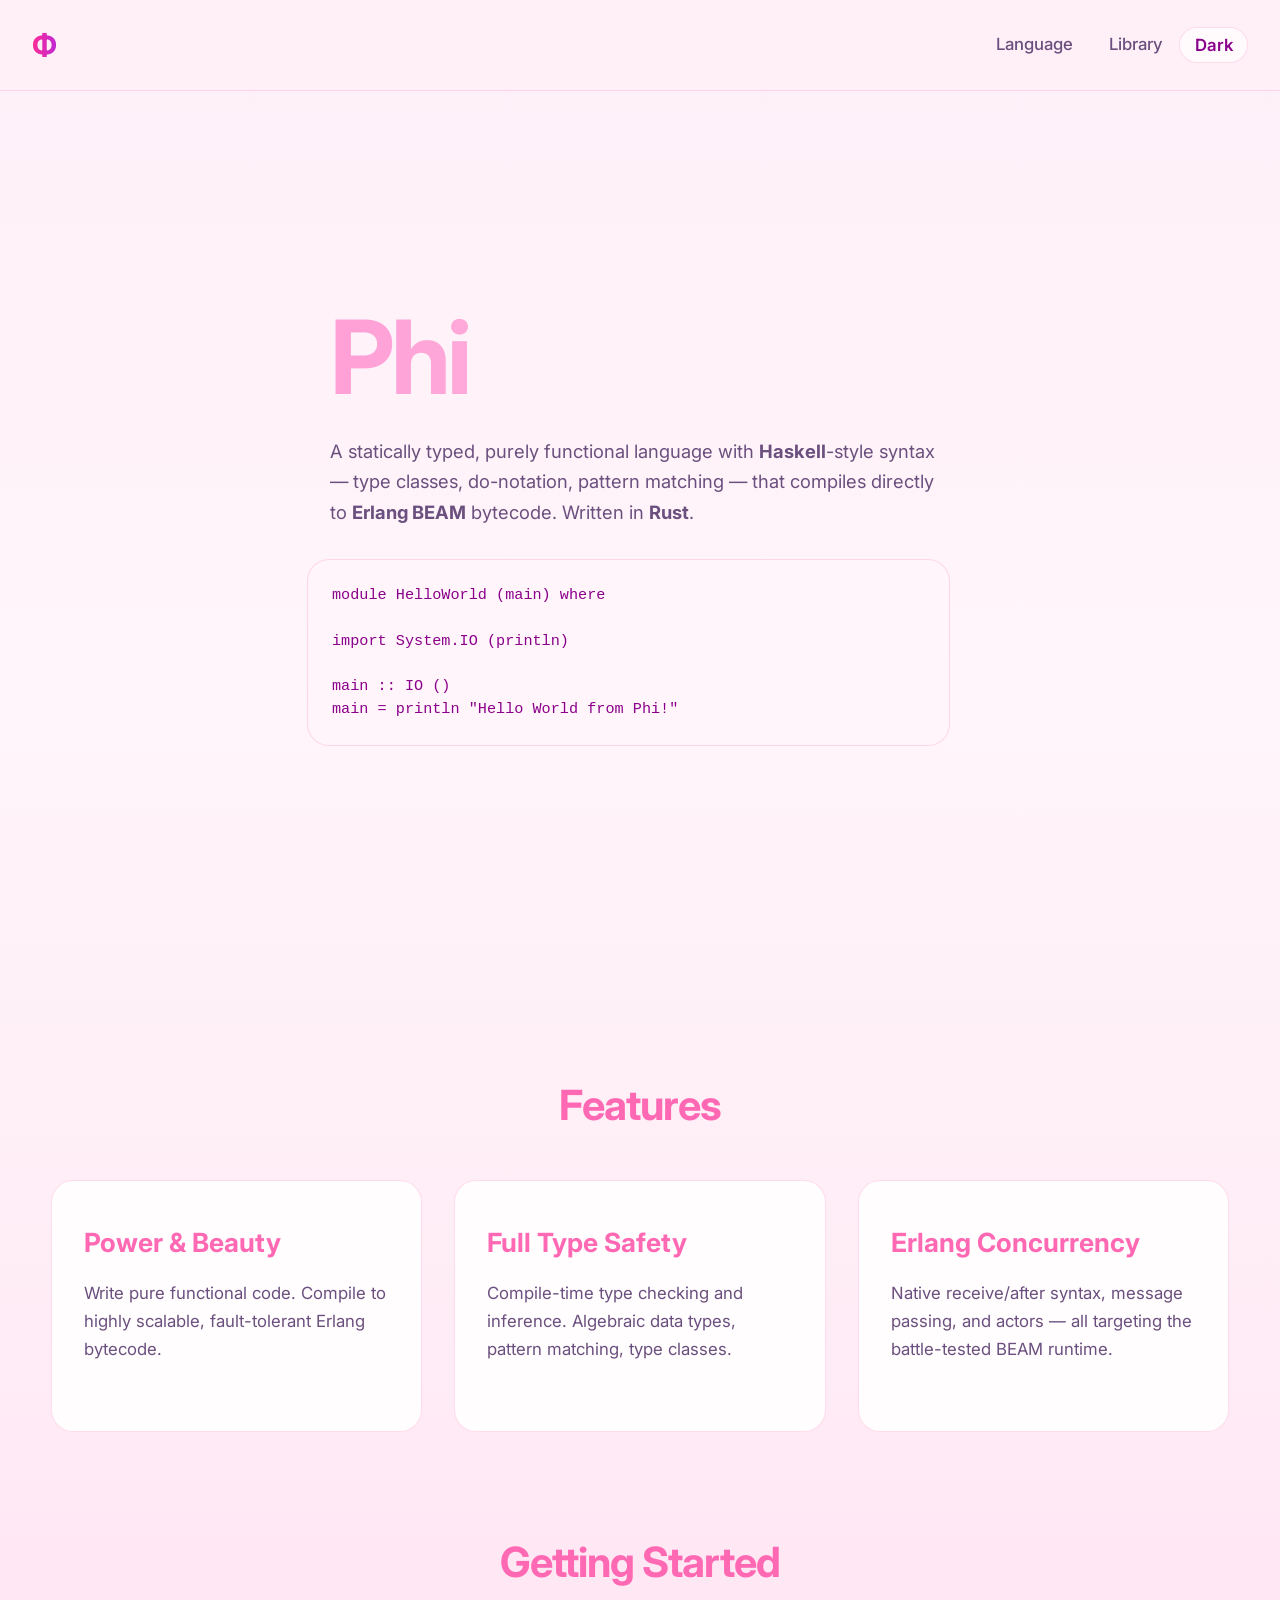
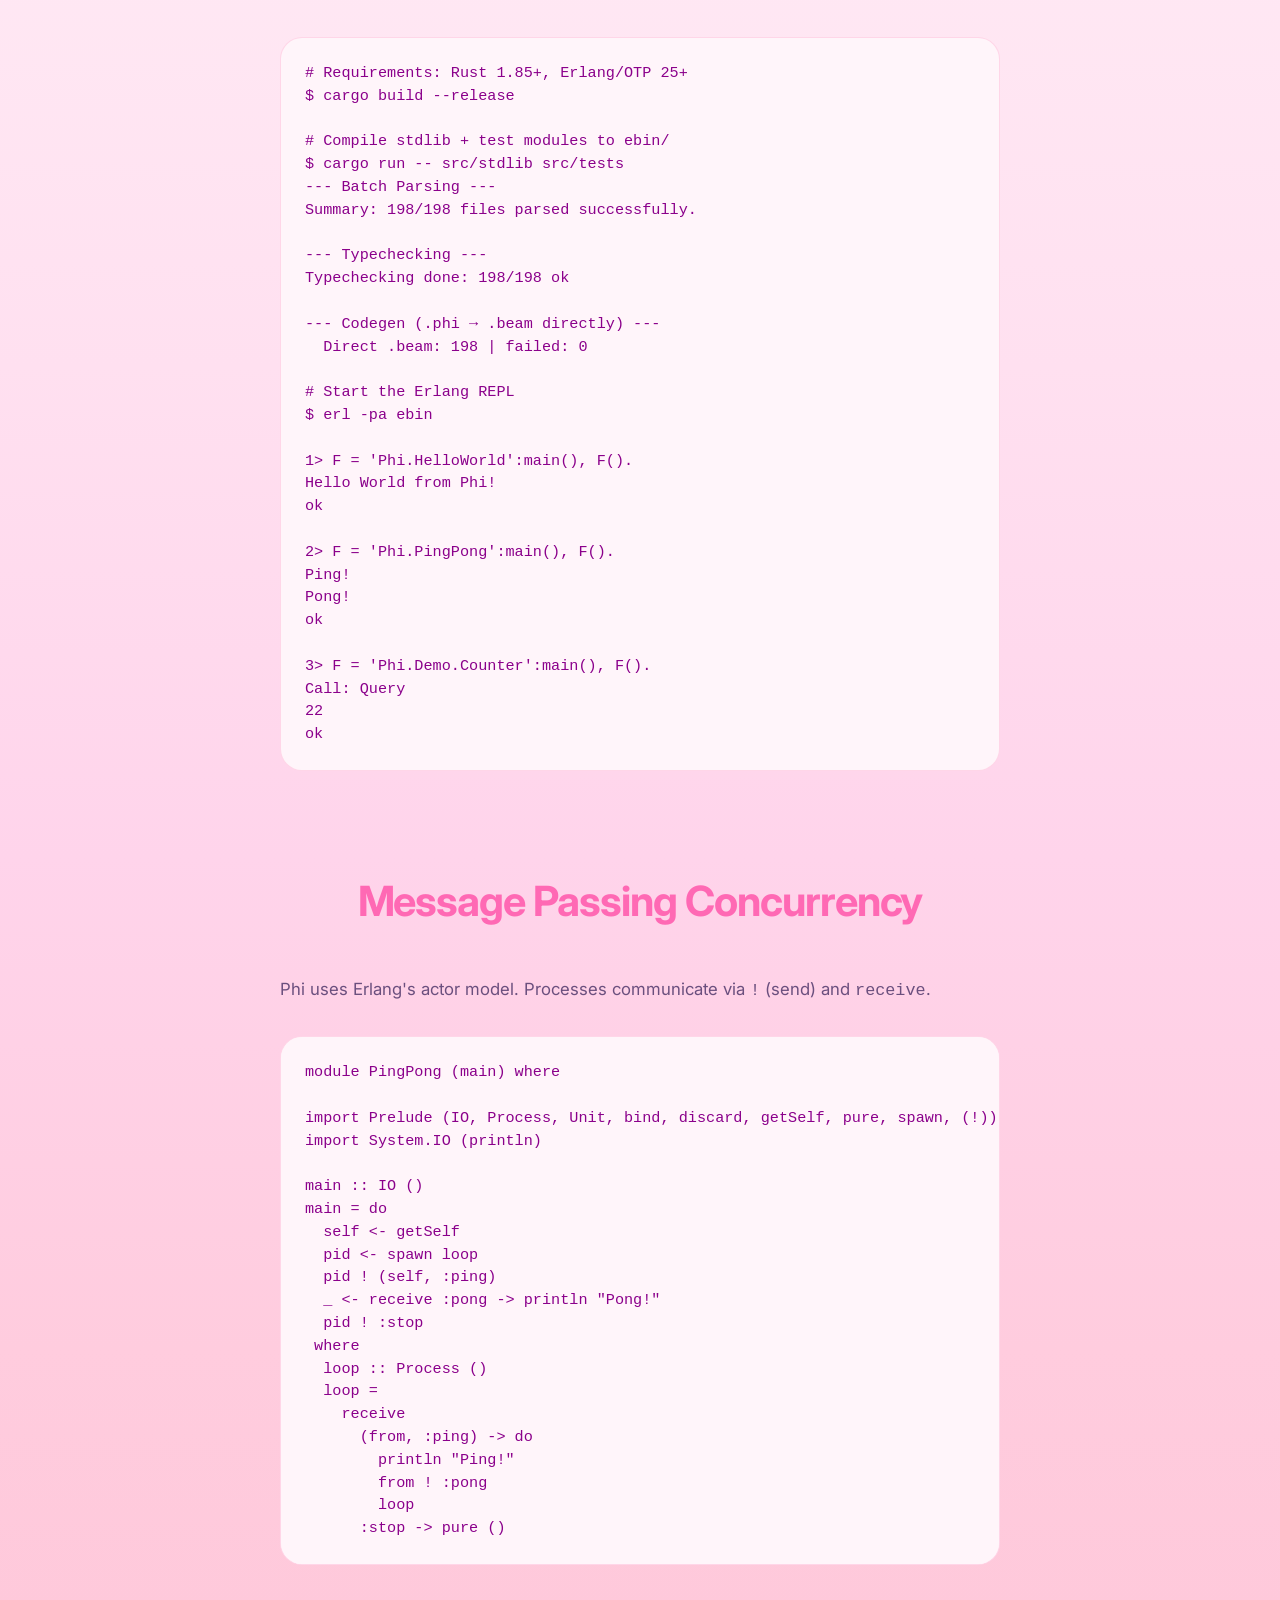
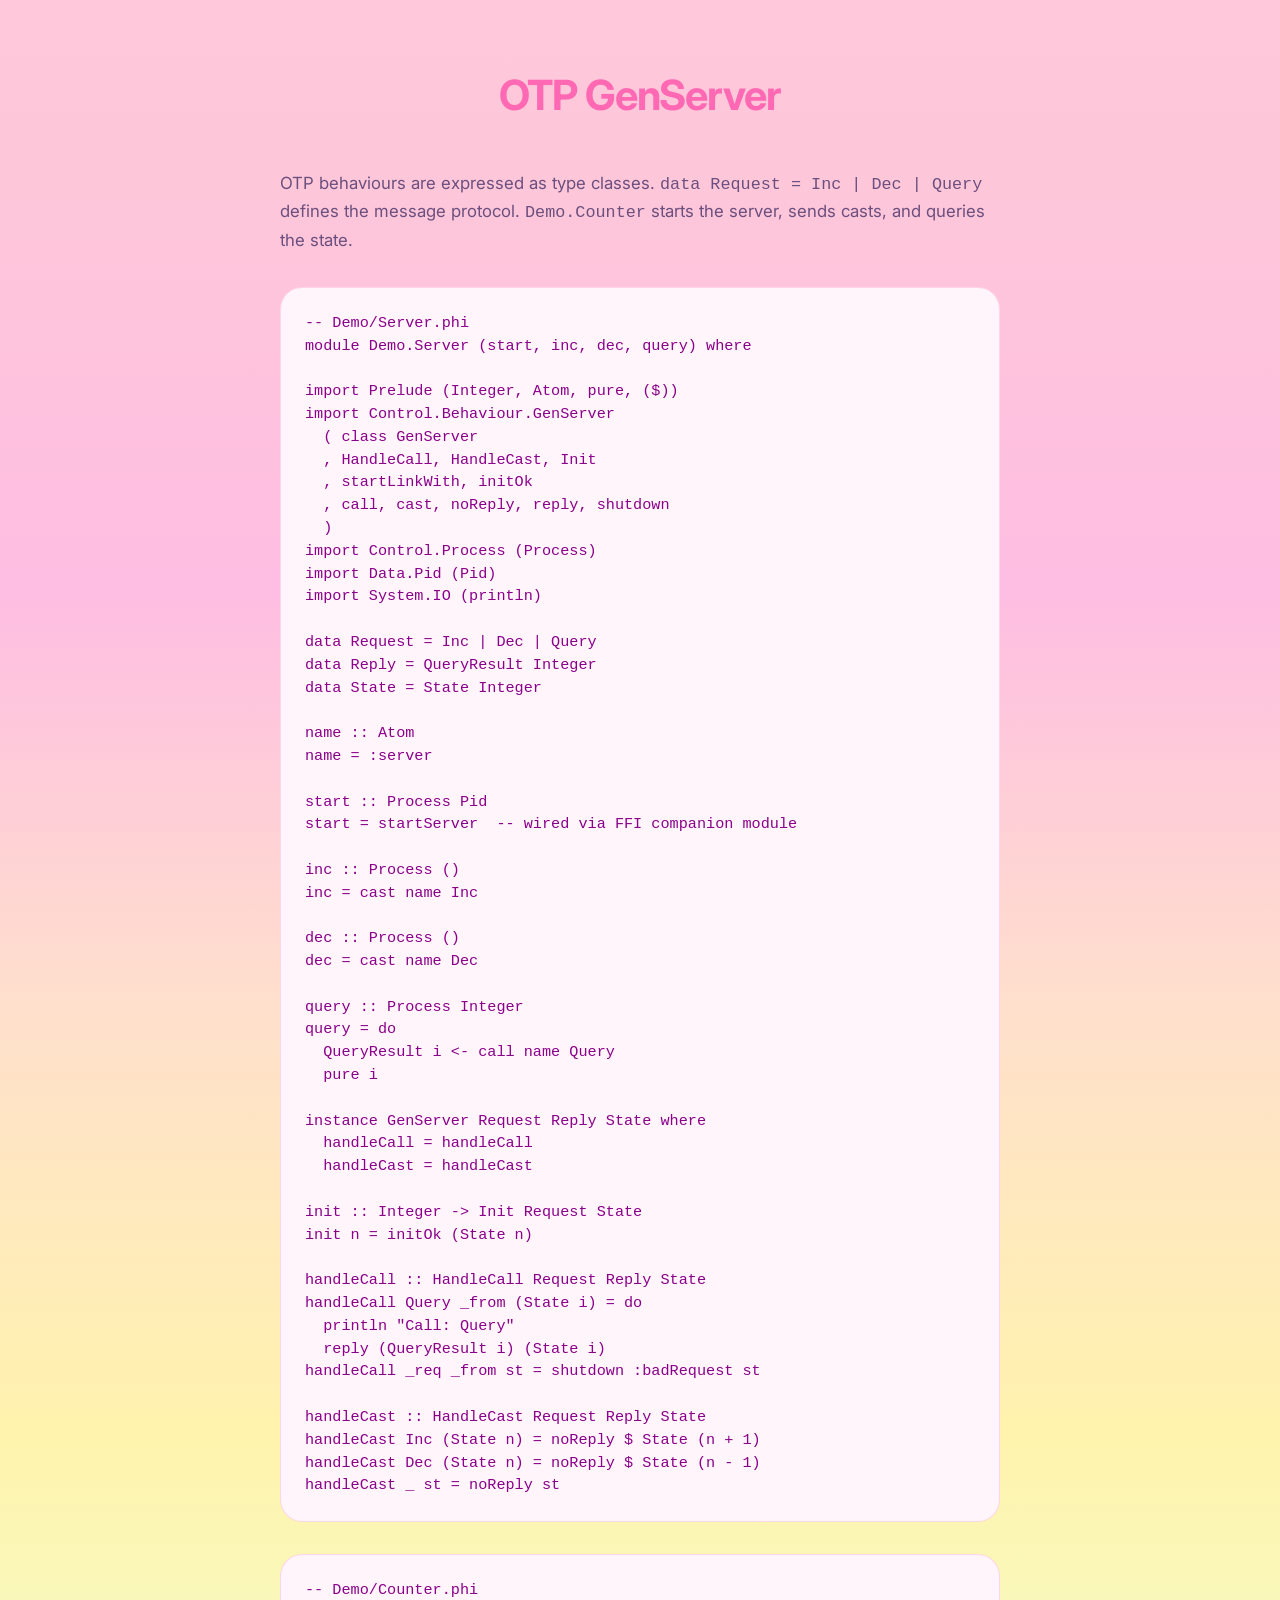
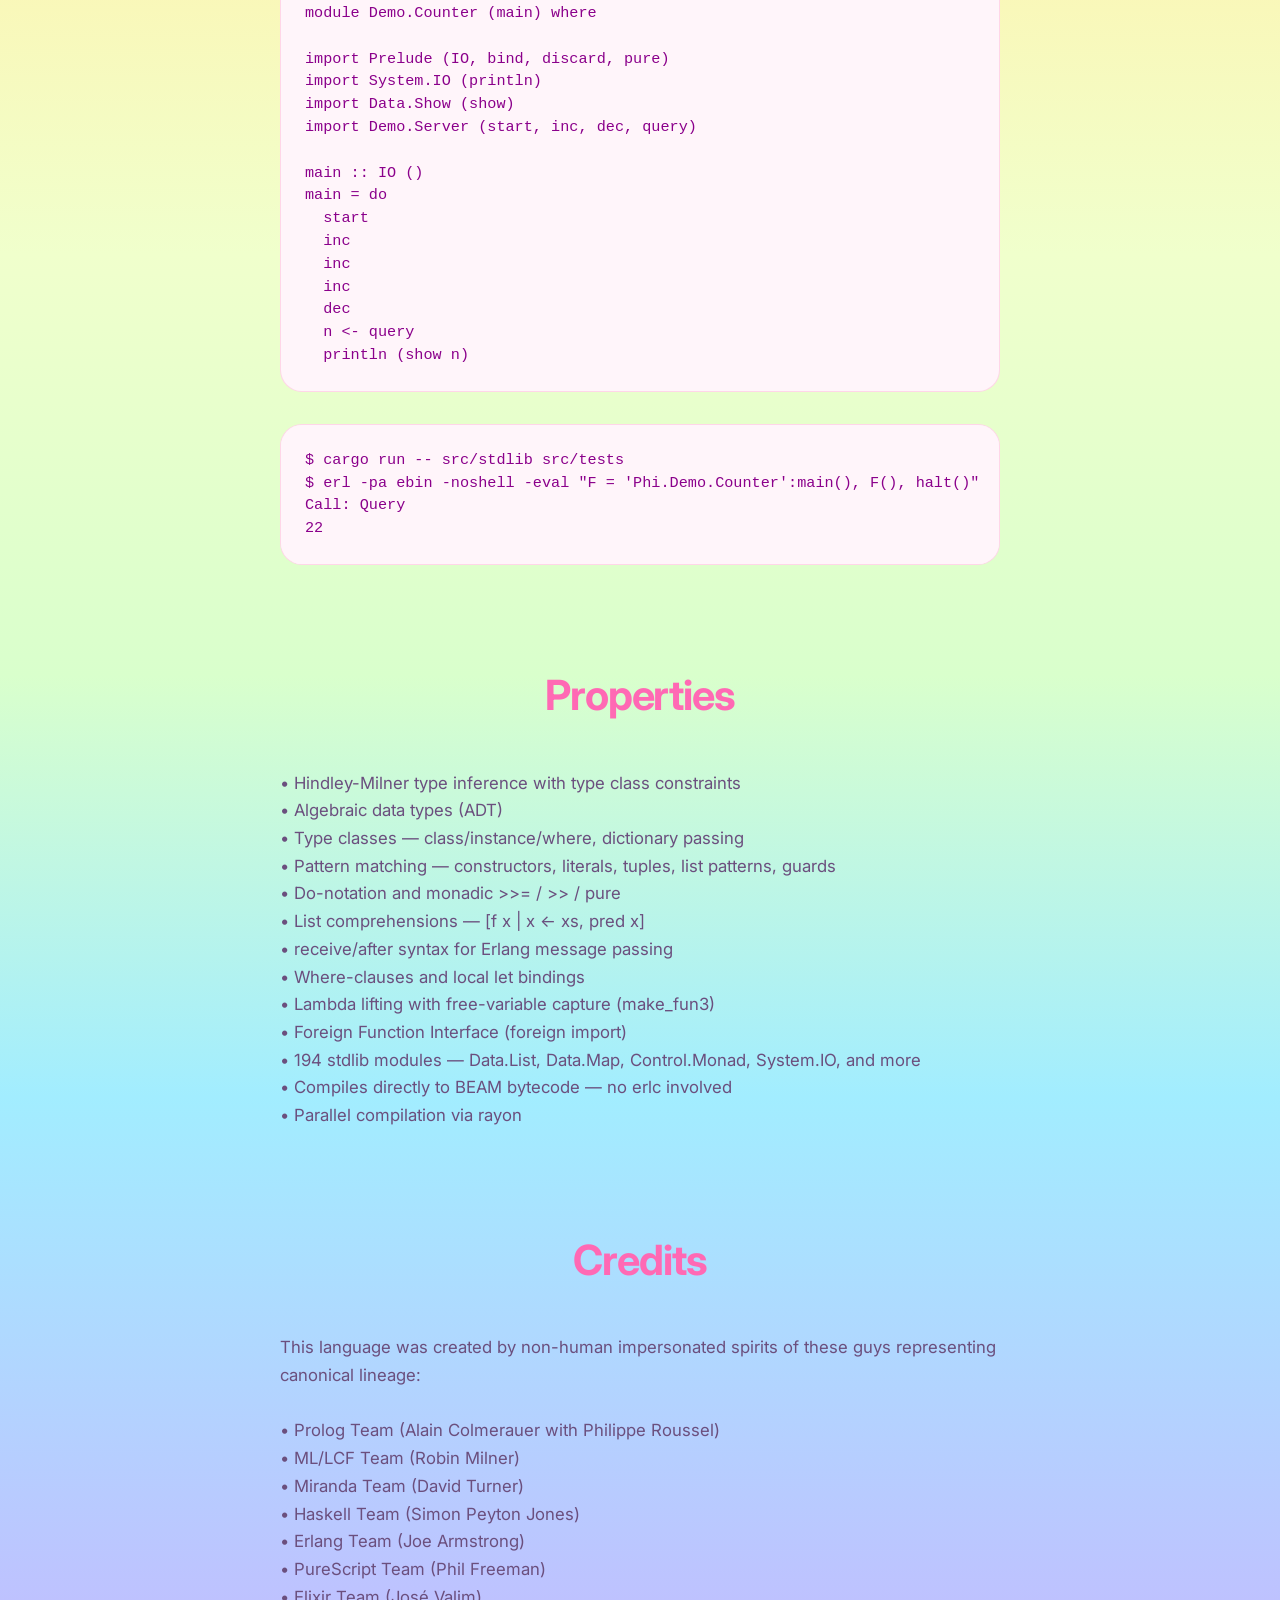
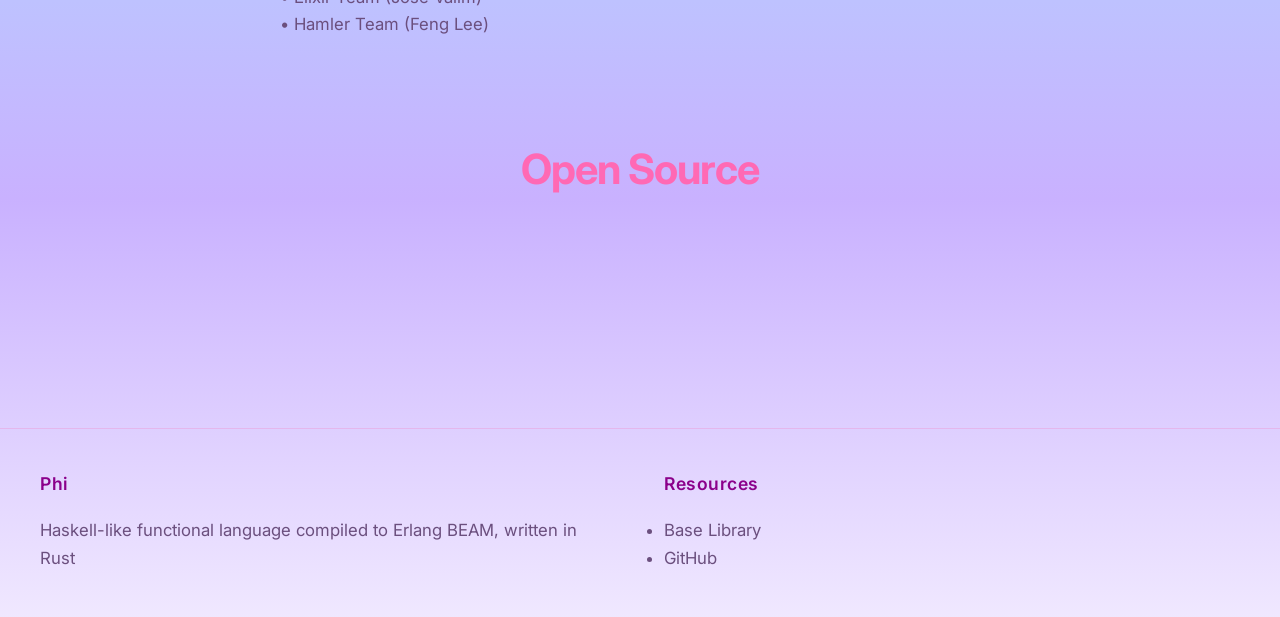
<file: docs/index.html>
<!DOCTYPE html>
<html lang="en">
<head>
    <meta charset="UTF-8">
    <meta name="viewport" content="width=device-width, initial-scale=1.0">
    <title>Phi — Haskell-like functional language for the Erlang VM</title>
    <script>
        (function () {
            var storedTheme = localStorage.getItem('phi-docs-theme');
            var systemPrefersDark = window.matchMedia && window.matchMedia('(prefers-color-scheme: dark)').matches;
            var theme = storedTheme || (systemPrefersDark ? 'dark' : 'light');
            document.documentElement.setAttribute('data-theme', theme);
        }());
    </script>
    <link id="theme-stylesheet" rel="stylesheet" href="index-light.css?v=6">
    <script>
        (function () {
            var theme = document.documentElement.getAttribute('data-theme');
            var stylesheet = document.getElementById('theme-stylesheet');
            stylesheet.setAttribute('href', theme === 'dark' ? 'index-black.css?v=6' : 'index-light.css?v=6');
        }());
    </script>
</head>
<body>
    <nav class="sticky">
        <div class="nav-container">
            <a href="https://github.com/iho/phi" class="logo">Ф</a>
            <div class="nav-actions">
                <ul class="nav-links">
                    <li><a href="index.html">Language</a></li>
                    <li><a href="library.html">Library</a></li>
                </ul>
                <button id="theme-toggle" class="theme-toggle" type="button" aria-label="Toggle color theme">Dark</button>
            </div>
        </div>
    </nav>

    <header>
        <div class="hero-content">
            <h1>Phi</h1>
            <p class="hero-subtitle">A statically typed, purely functional language with <b>Haskell</b>-style syntax — type classes, do-notation, pattern matching — that compiles directly to <b>Erlang BEAM</b> bytecode. Written in <b>Rust</b>.</p>
            <div style="margin-left:-23px;" class="code-snippet">module HelloWorld (main) where

import System.IO (println)

main :: IO ()
main = println "Hello World from Phi!"</div>
        </div>
        </div>
    </header>

    <main>
        <section>
            <h2>Features</h2>
            <div class="product-grid">
                <div class="product-card">
                    <h3>Power &amp; Beauty</h3>
                    <p>Write pure functional code. Compile to highly scalable, fault-tolerant Erlang bytecode.</p>
                </div>
                <div class="product-card">
                    <h3>Full Type Safety</h3>
                    <p>Compile-time type checking and inference. Algebraic data types, pattern matching, type classes.</p>
                </div>
                <div class="product-card">
                    <h3>Erlang Concurrency</h3>
                    <p>Native receive/after syntax, message passing, and actors — all targeting the battle-tested BEAM runtime.</p>
                </div>
            </div>
        </section>

        <section>
            <h2>Getting Started</h2>
            <div style="max-width:720px;margin:0 auto;">
                <pre class="code-snippet">
# Requirements: Rust 1.85+, Erlang/OTP 25+
$ cargo build --release

# Compile stdlib + test modules to ebin/
$ cargo run -- src/stdlib src/tests
--- Batch Parsing ---
Summary: 198/198 files parsed successfully.

--- Typechecking ---
Typechecking done: 198/198 ok

--- Codegen (.phi → .beam directly) ---
  Direct .beam: 198 | failed: 0

# Start the Erlang REPL
$ erl -pa ebin

1&gt; F = 'Phi.HelloWorld':main(), F().
Hello World from Phi!
ok

2&gt; F = 'Phi.PingPong':main(), F().
Ping!
Pong!
ok

3&gt; F = 'Phi.Demo.Counter':main(), F().
Call: Query
22
ok
</pre>
            </div>
        </section>
        <section>
            <h2>Message Passing Concurrency</h2>
            <div style="max-width:720px;margin:0 auto;">
                <p>Phi uses Erlang's actor model. Processes communicate via <code>!</code> (send) and <code>receive</code>.</p>
                <pre class="code-snippet">module PingPong (main) where

import Prelude (IO, Process, Unit, bind, discard, getSelf, pure, spawn, (!))
import System.IO (println)

main :: IO ()
main = do
  self &lt;- getSelf
  pid &lt;- spawn loop
  pid ! (self, :ping)
  _ &lt;- receive :pong -&gt; println "Pong!"
  pid ! :stop
 where
  loop :: Process ()
  loop =
    receive
      (from, :ping) -&gt; do
        println "Ping!"
        from ! :pong
        loop
      :stop -&gt; pure ()</pre>
            </div>
        </section>

        <section>
            <h2>OTP GenServer</h2>
            <div style="max-width:720px;margin:0 auto;">
                <p>OTP behaviours are expressed as type classes. <code>data Request = Inc | Dec | Query</code> defines the message protocol. <code>Demo.Counter</code> starts the server, sends casts, and queries the state.</p>
                <pre class="code-snippet">-- Demo/Server.phi
module Demo.Server (start, inc, dec, query) where

import Prelude (Integer, Atom, pure, ($))
import Control.Behaviour.GenServer
  ( class GenServer
  , HandleCall, HandleCast, Init
  , startLinkWith, initOk
  , call, cast, noReply, reply, shutdown
  )
import Control.Process (Process)
import Data.Pid (Pid)
import System.IO (println)

data Request = Inc | Dec | Query
data Reply = QueryResult Integer
data State = State Integer

name :: Atom
name = :server

start :: Process Pid
start = startServer  -- wired via FFI companion module

inc :: Process ()
inc = cast name Inc

dec :: Process ()
dec = cast name Dec

query :: Process Integer
query = do
  QueryResult i &lt;- call name Query
  pure i

instance GenServer Request Reply State where
  handleCall = handleCall
  handleCast = handleCast

init :: Integer -&gt; Init Request State
init n = initOk (State n)

handleCall :: HandleCall Request Reply State
handleCall Query _from (State i) = do
  println "Call: Query"
  reply (QueryResult i) (State i)
handleCall _req _from st = shutdown :badRequest st

handleCast :: HandleCast Request Reply State
handleCast Inc (State n) = noReply $ State (n + 1)
handleCast Dec (State n) = noReply $ State (n - 1)
handleCast _ st = noReply st</pre>
                <pre class="code-snippet">-- Demo/Counter.phi
module Demo.Counter (main) where

import Prelude (IO, bind, discard, pure)
import System.IO (println)
import Data.Show (show)
import Demo.Server (start, inc, dec, query)

main :: IO ()
main = do
  start
  inc
  inc
  inc
  dec
  n &lt;- query
  println (show n)</pre>
                <pre class="code-snippet">$ cargo run -- src/stdlib src/tests
$ erl -pa ebin -noshell -eval "F = 'Phi.Demo.Counter':main(), F(), halt()"
Call: Query
22</pre>
            </div>
        </section>

        <section>
            <h2>Properties</h2>
            <div style="max-width:720px;margin:0 auto;">
• Hindley-Milner type inference with type class constraints<br>
• Algebraic data types (ADT)<br>
• Type classes — class/instance/where, dictionary passing<br>
• Pattern matching — constructors, literals, tuples, list patterns, guards<br>
• Do-notation and monadic &gt;&gt;= / &gt;&gt; / pure<br>
• List comprehensions — [f x | x &lt;- xs, pred x]<br>
• receive/after syntax for Erlang message passing<br>
• Where-clauses and local let bindings<br>
• Lambda lifting with free-variable capture (make_fun3)<br>
• Foreign Function Interface (foreign import)<br>
• 194 stdlib modules — Data.List, Data.Map, Control.Monad, System.IO, and more<br>
• Compiles directly to BEAM bytecode — no erlc involved<br>
• Parallel compilation via rayon<br>
            </div>
        </section>

        <section>
            <h2>Credits</h2>
            <div style="max-width:720px;margin:0 auto;">
This language was created by non-human impersonated spirits of these guys representing canonical lineage:<br><br>

• Prolog Team (Alain Colmerauer with Philippe Roussel)<br>
• ML/LCF Team (Robin Milner)<br>
• Miranda Team (David Turner)<br>
• Haskell Team (Simon Peyton Jones)<br>
• Erlang Team (Joe Armstrong)<br>
• PureScript Team (Phil Freeman)<br>
• Elixir Team (José Valim)<br>
• Hamler Team (Feng Lee)<br>
</div>

        </section>

    <section class="section-standards">
        <h2>Open Source</h2>
        <center>
          <a href="https://github.com/iho/phi">
         </center>
    </section>

    </main>

    <footer>
        <div class="footer-columns">
            <div>
                <h4>Phi</h4>
                <p>Haskell-like functional language compiled to Erlang BEAM, written in Rust</p>
            </div>
            <div>
                <h4>Resources</h4>
                <ul>
                    <li><a href="library.html">Base Library</a></li>
                    <li><a href="https://github.com/iho/phi">GitHub</a></li>
                </ul>
            </div>
        </div>
    </footer>
    <script>
        (function () {
            var stylesheet = document.getElementById('theme-stylesheet');
            var toggle = document.getElementById('theme-toggle');
            var mediaQuery = window.matchMedia ? window.matchMedia('(prefers-color-scheme: dark)') : null;

            function themeHref(theme) {
                return theme === 'dark' ? 'index-black.css?v=6' : 'index-light.css?v=6';
            }

            function resolvedTheme() {
                var storedTheme = localStorage.getItem('phi-docs-theme');
                if (storedTheme === 'light' || storedTheme === 'dark') {
                    return storedTheme;
                }
                return mediaQuery && mediaQuery.matches ? 'dark' : 'light';
            }

            function applyTheme(theme) {
                document.documentElement.setAttribute('data-theme', theme);
                stylesheet.setAttribute('href', themeHref(theme));
                toggle.textContent = theme === 'dark' ? 'Light' : 'Dark';
                toggle.setAttribute('aria-label', 'Switch to ' + (theme === 'dark' ? 'light' : 'dark') + ' theme');
            }

            applyTheme(resolvedTheme());

            toggle.addEventListener('click', function () {
                var nextTheme = document.documentElement.getAttribute('data-theme') === 'dark' ? 'light' : 'dark';
                localStorage.setItem('phi-docs-theme', nextTheme);
                applyTheme(nextTheme);
            });

            if (mediaQuery) {
                mediaQuery.addEventListener('change', function () {
                    if (!localStorage.getItem('phi-docs-theme')) {
                        applyTheme(resolvedTheme());
                    }
                });
            }
        }());
    </script>
</body>
</html>
</file>
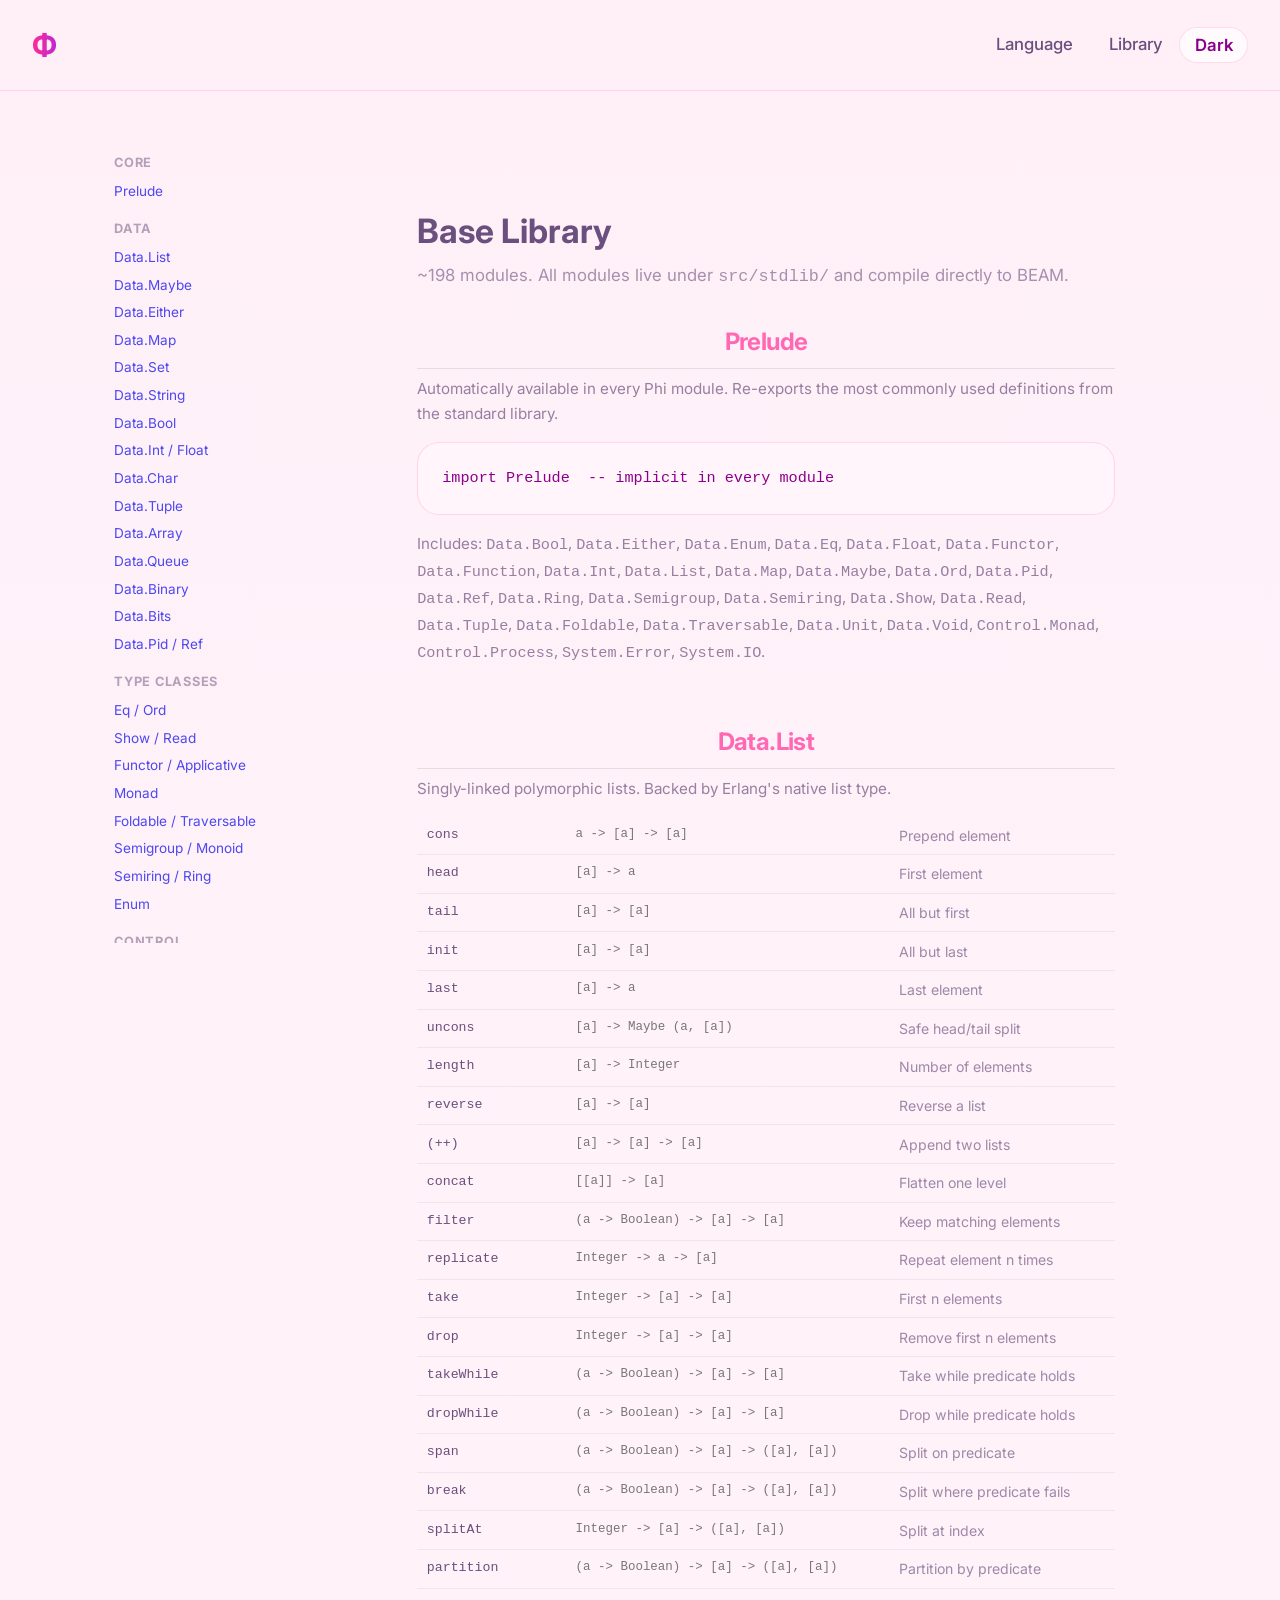
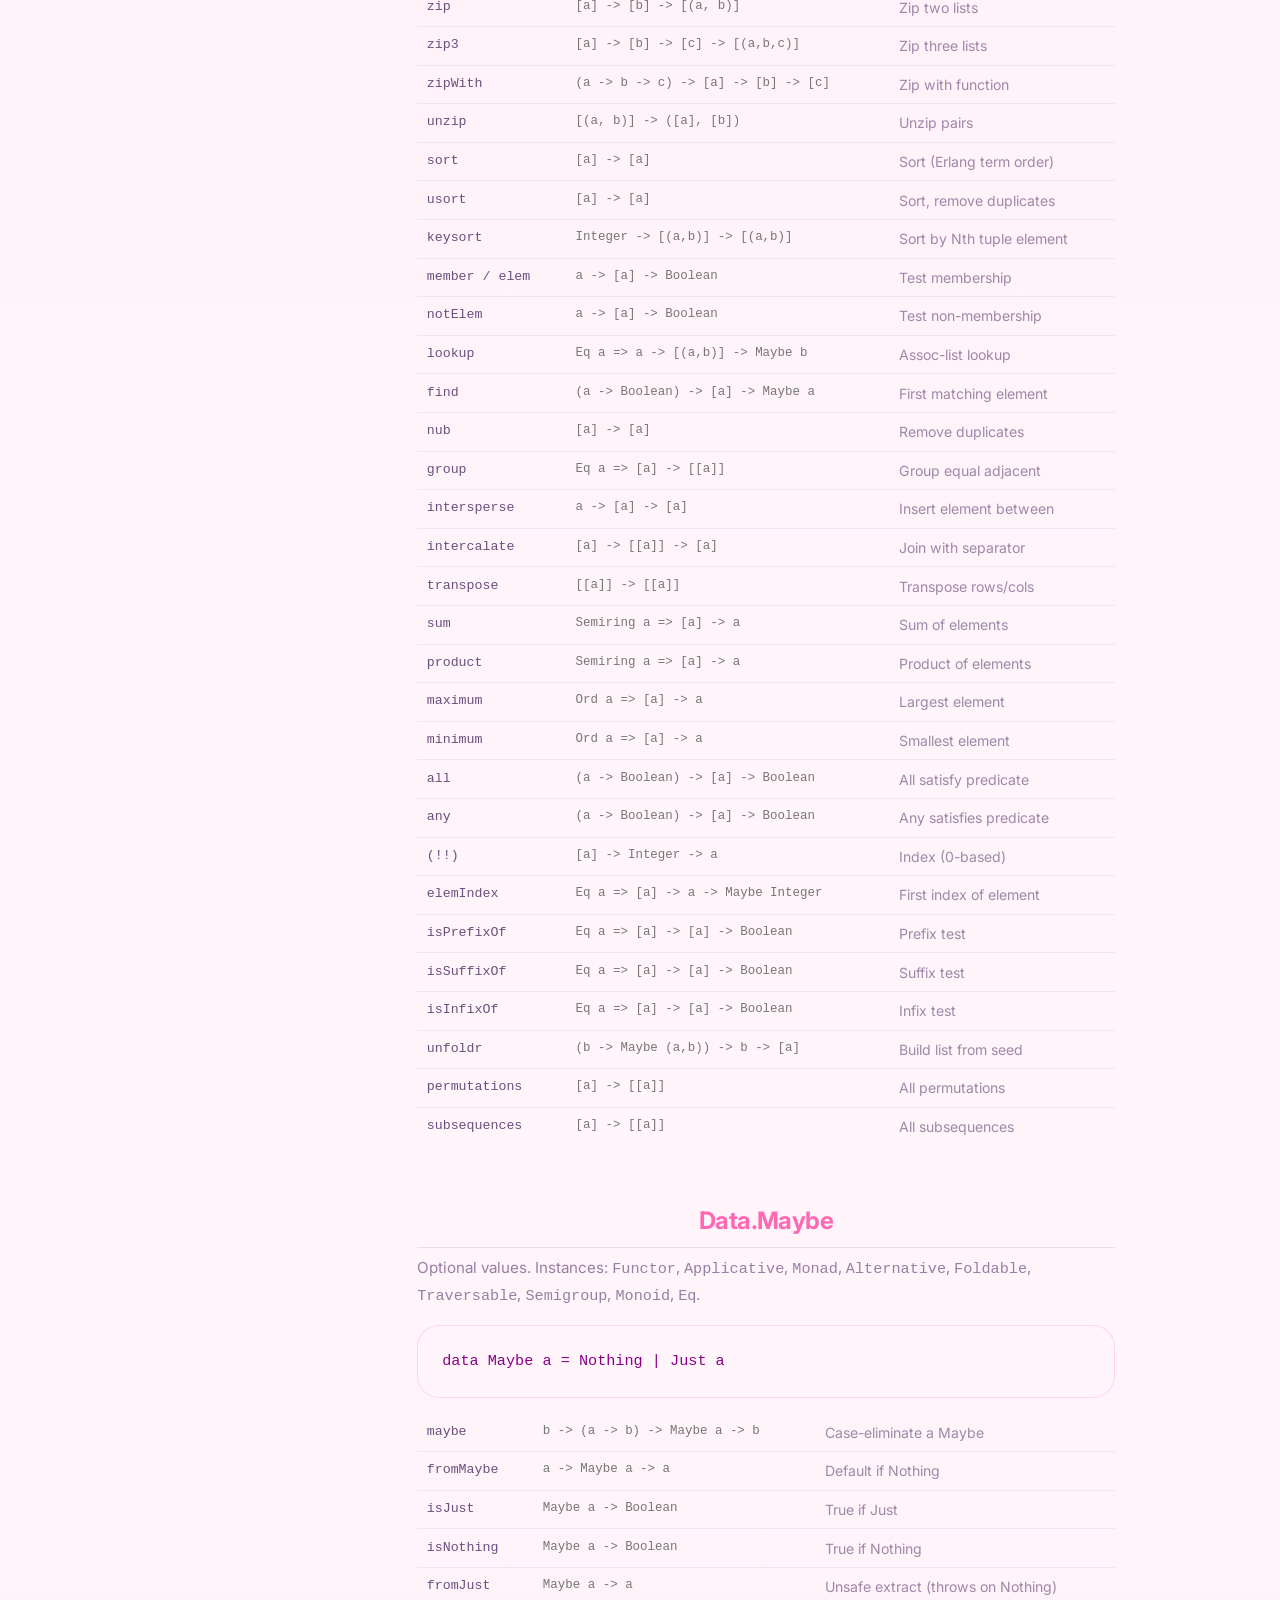
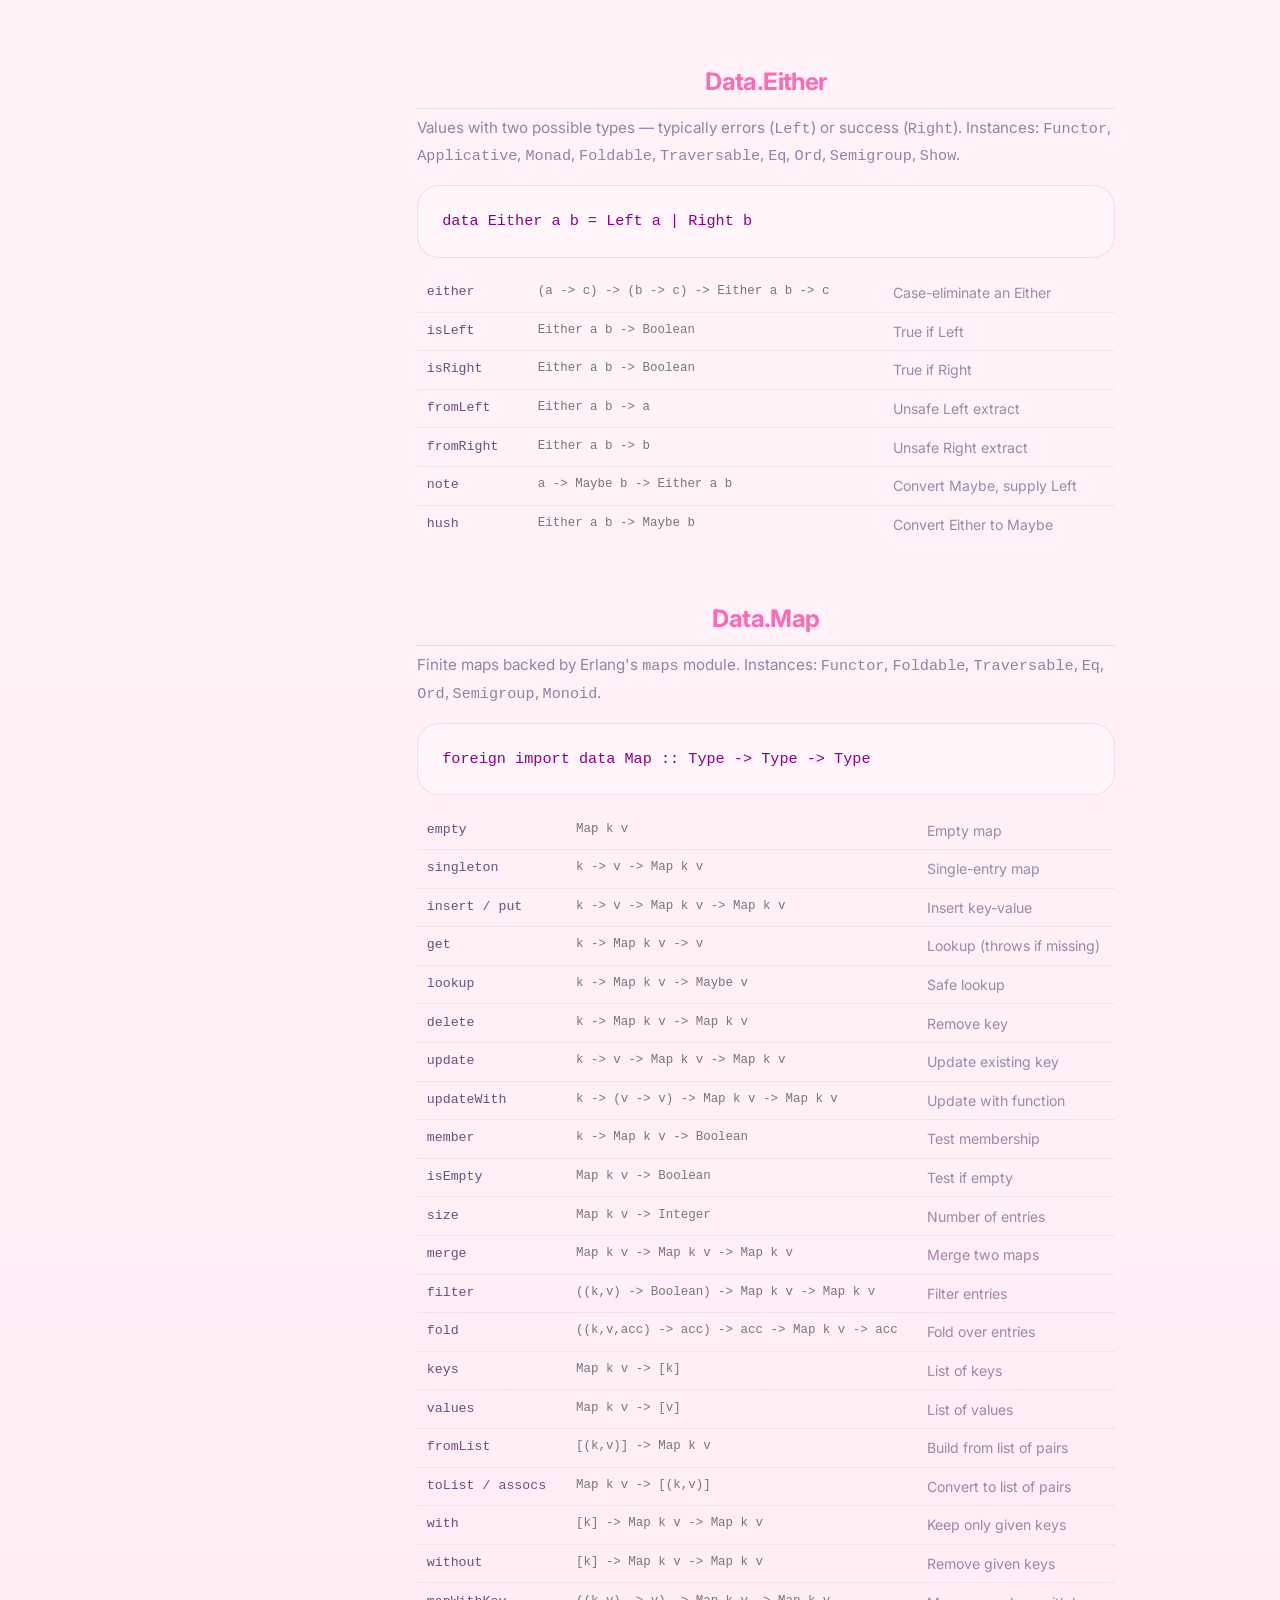
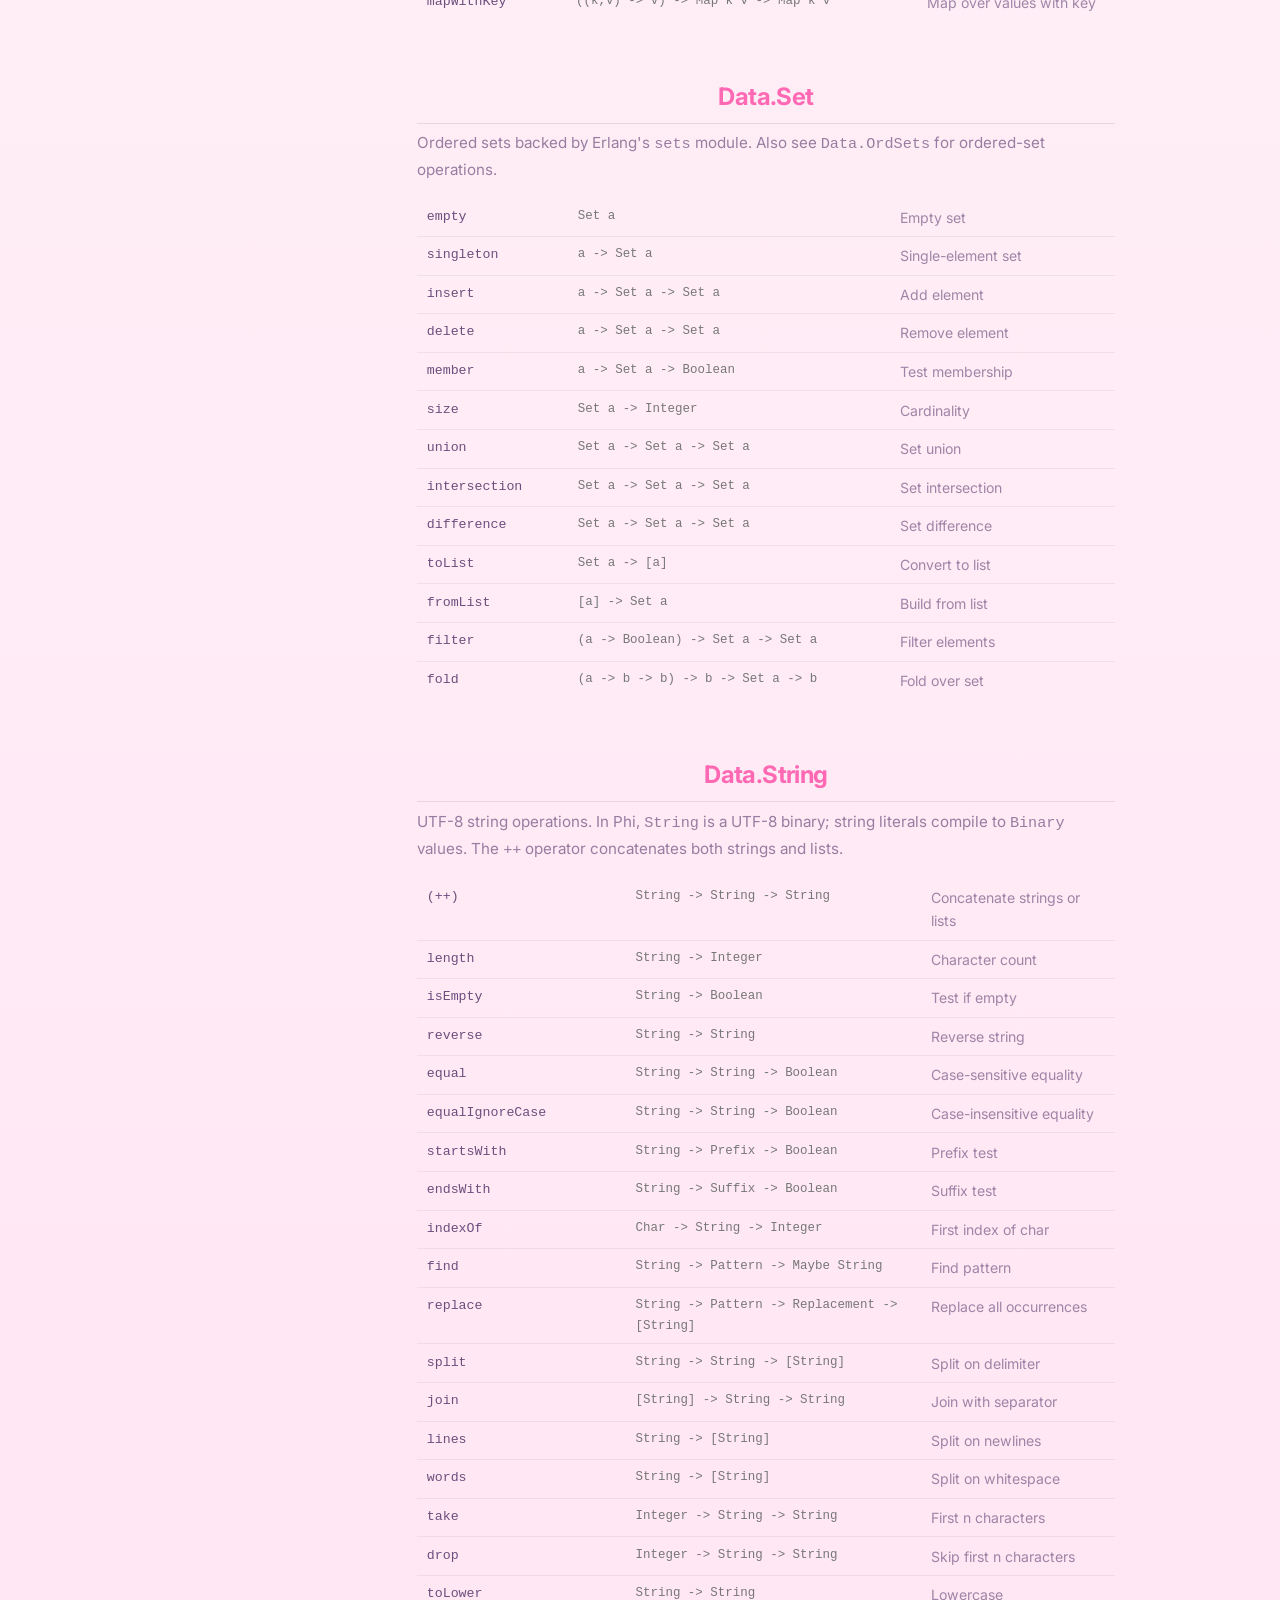
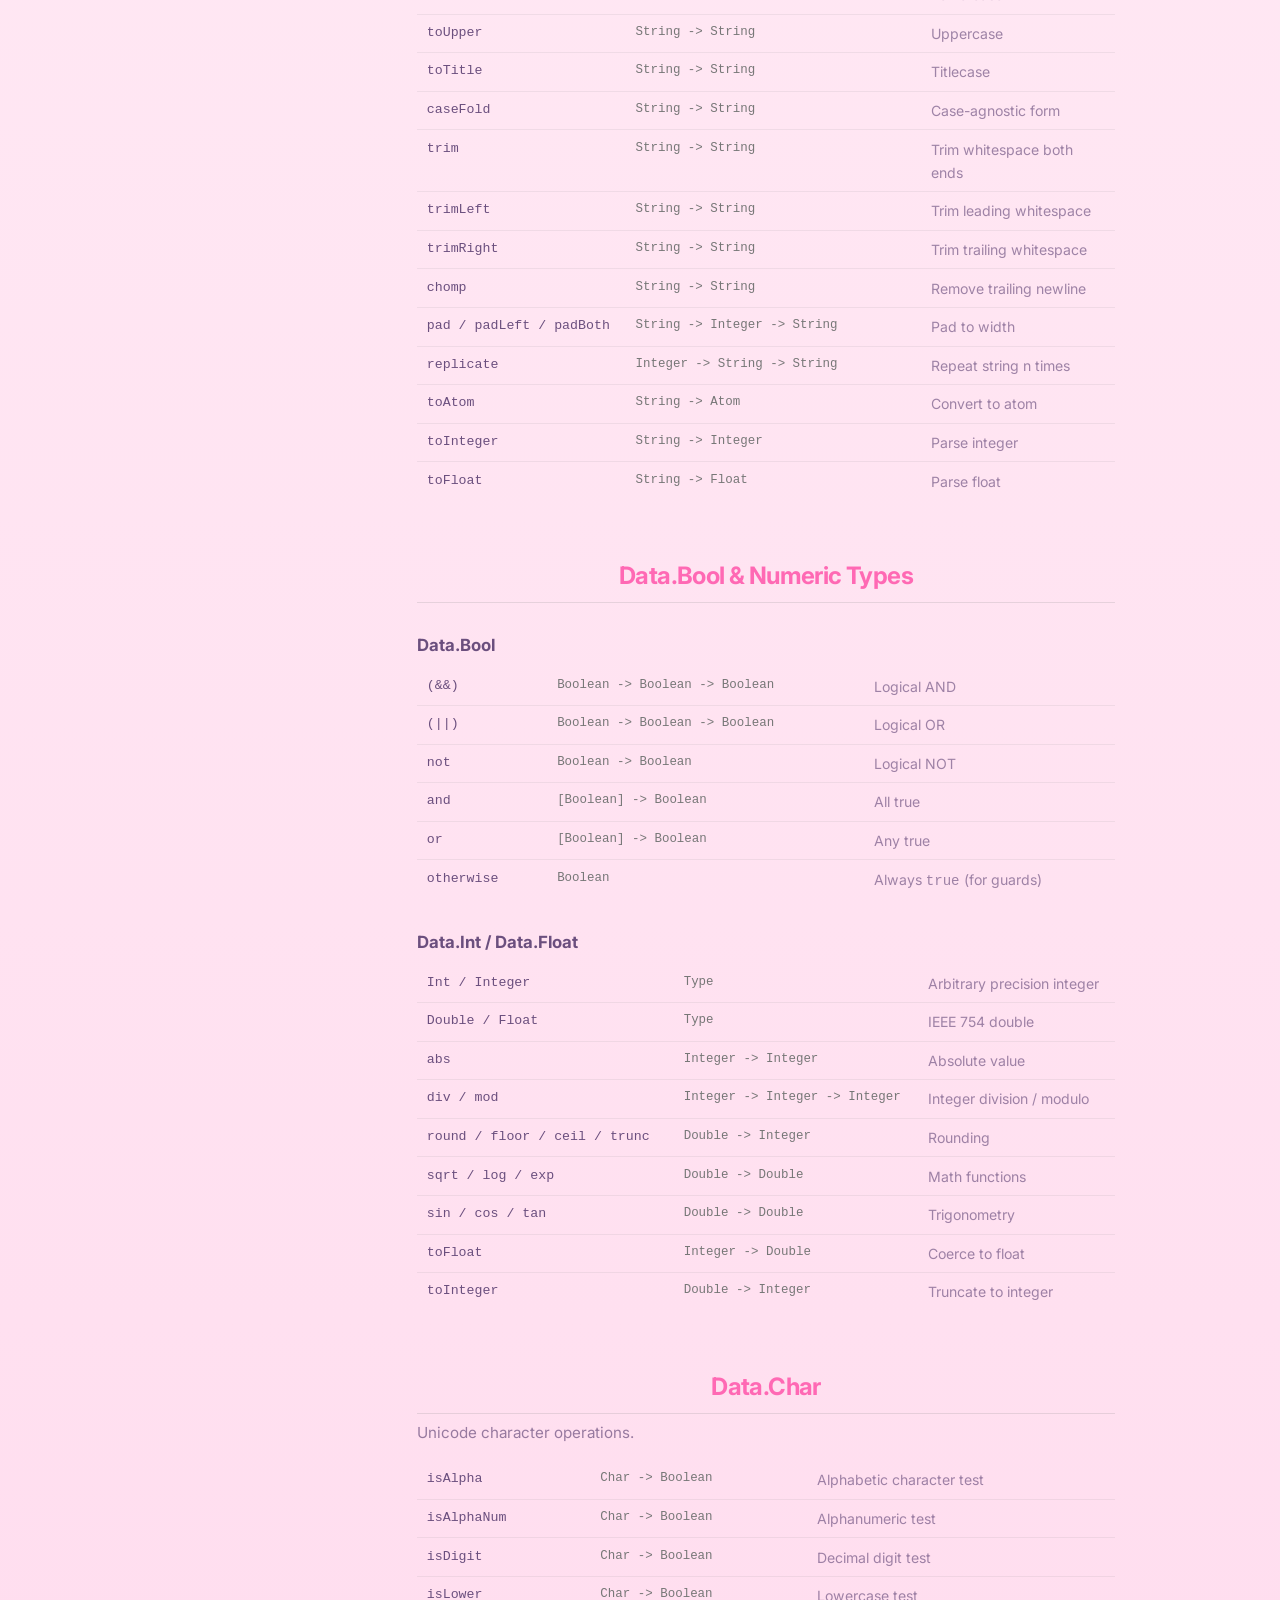
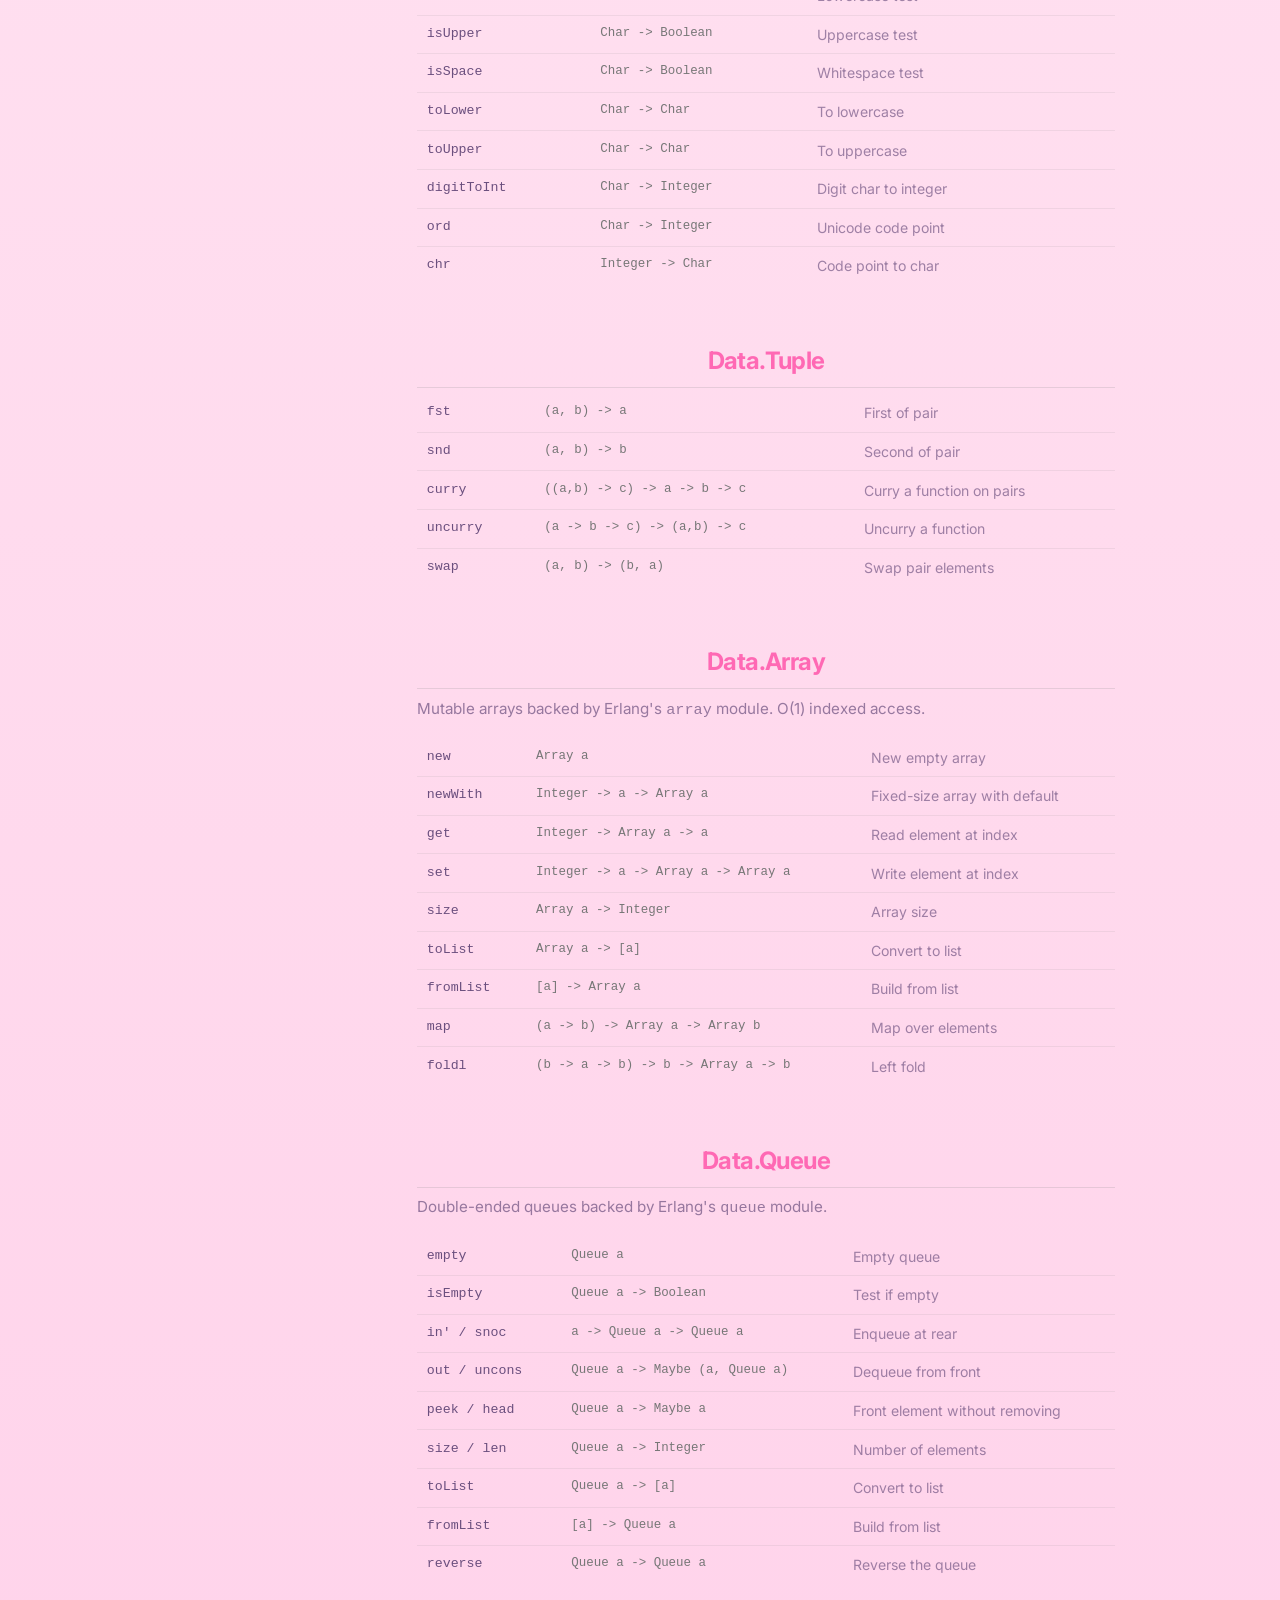
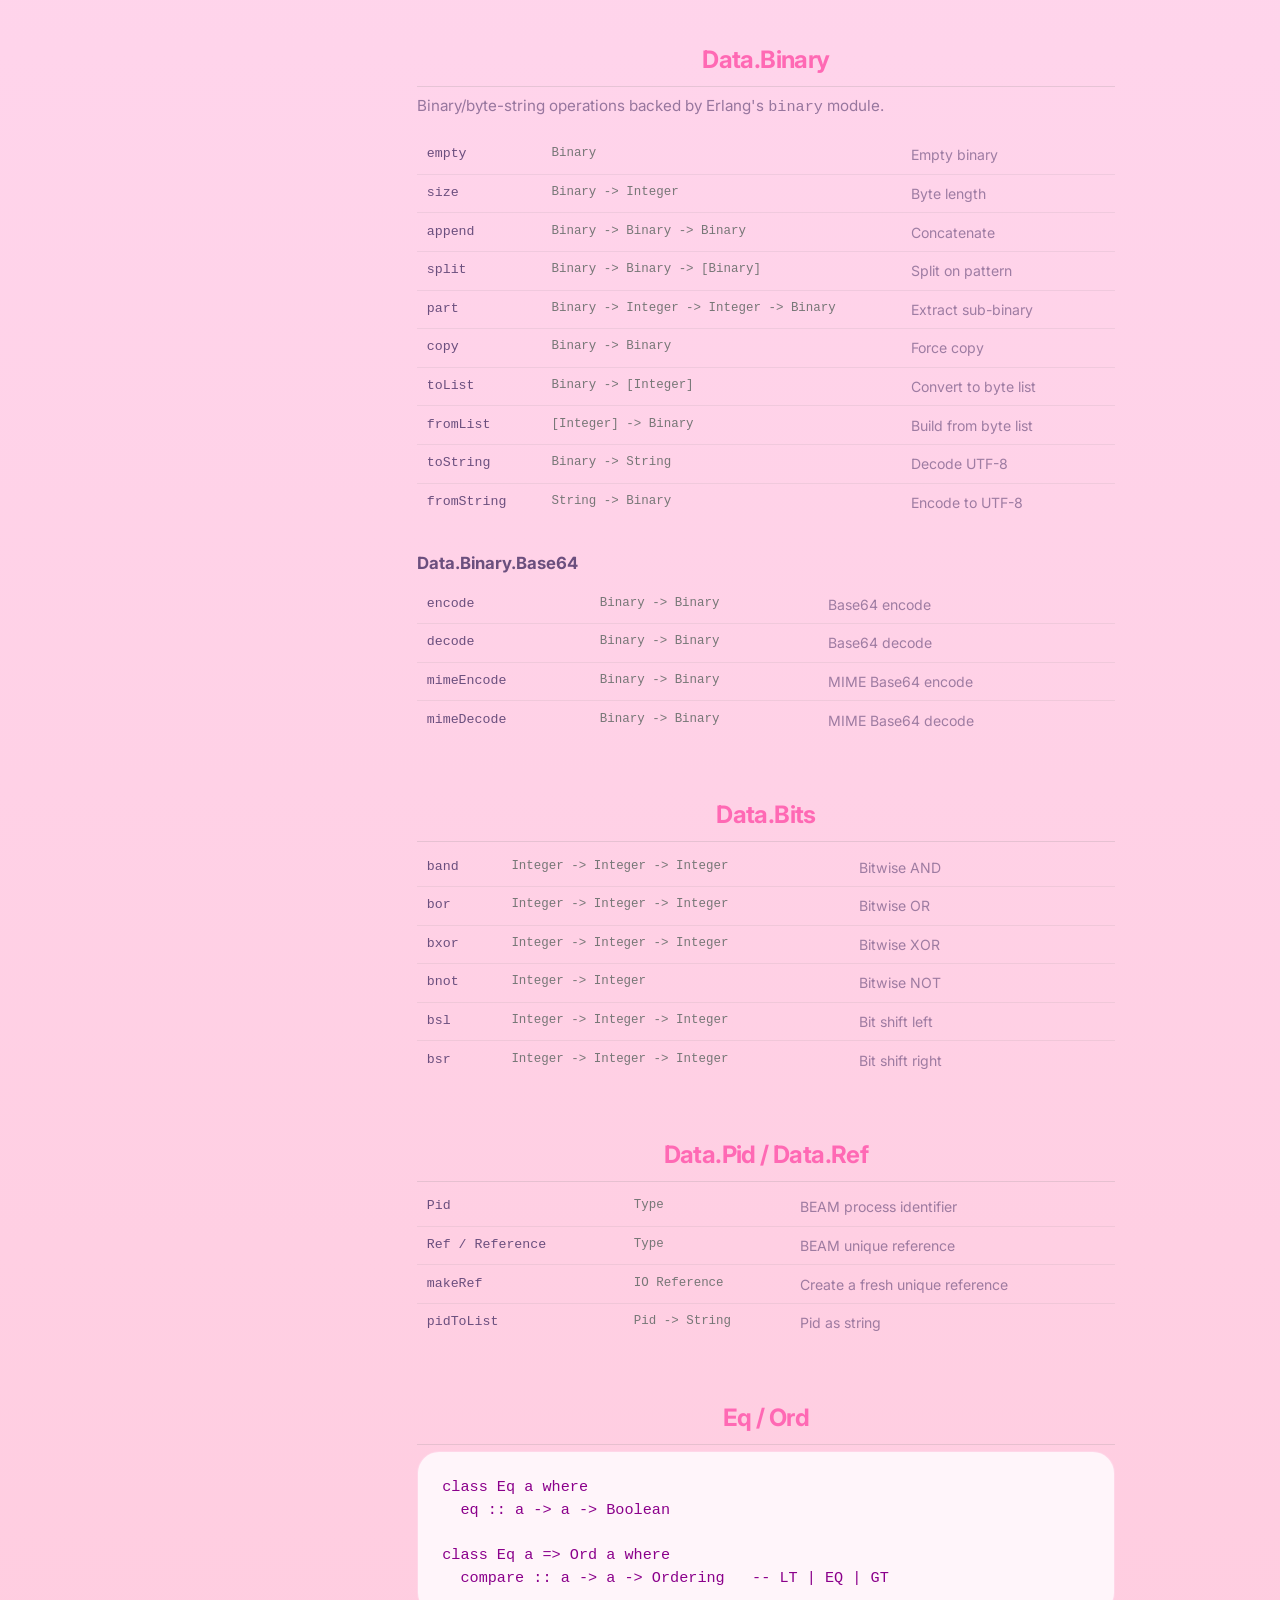
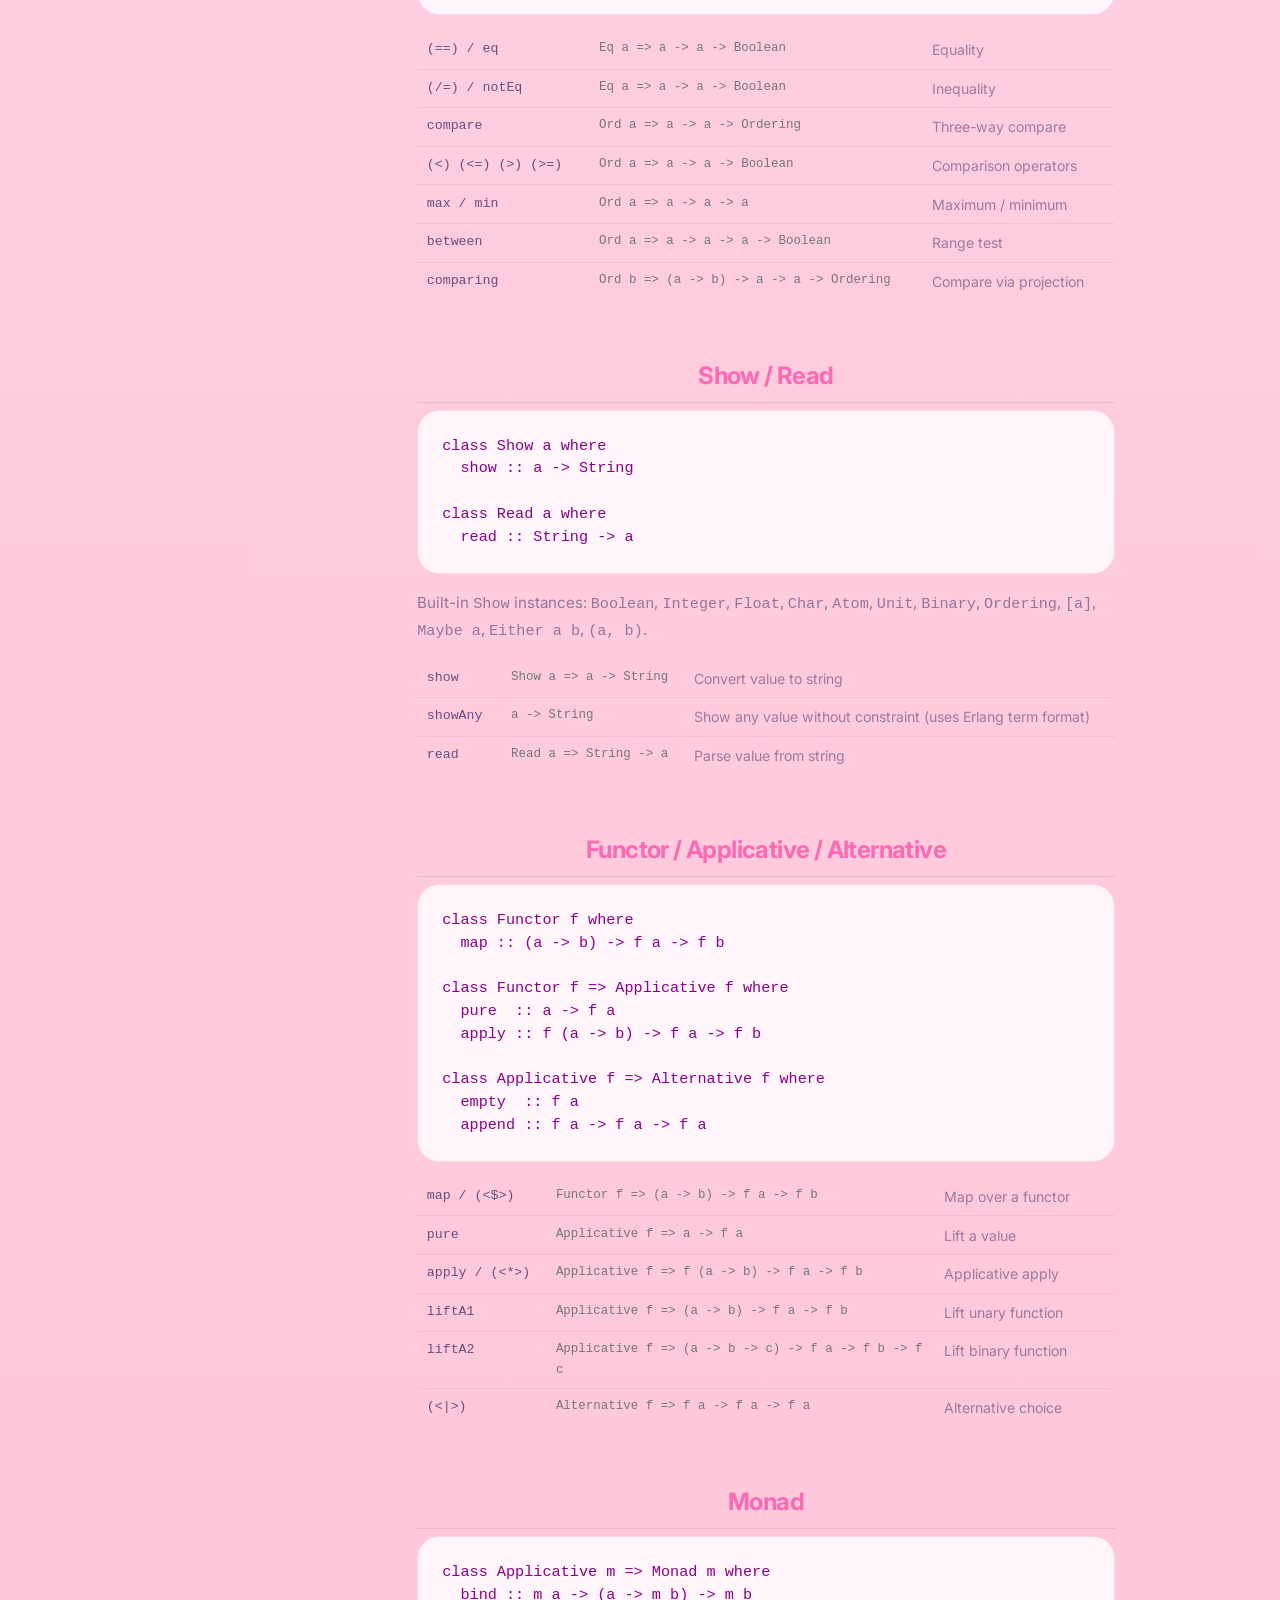
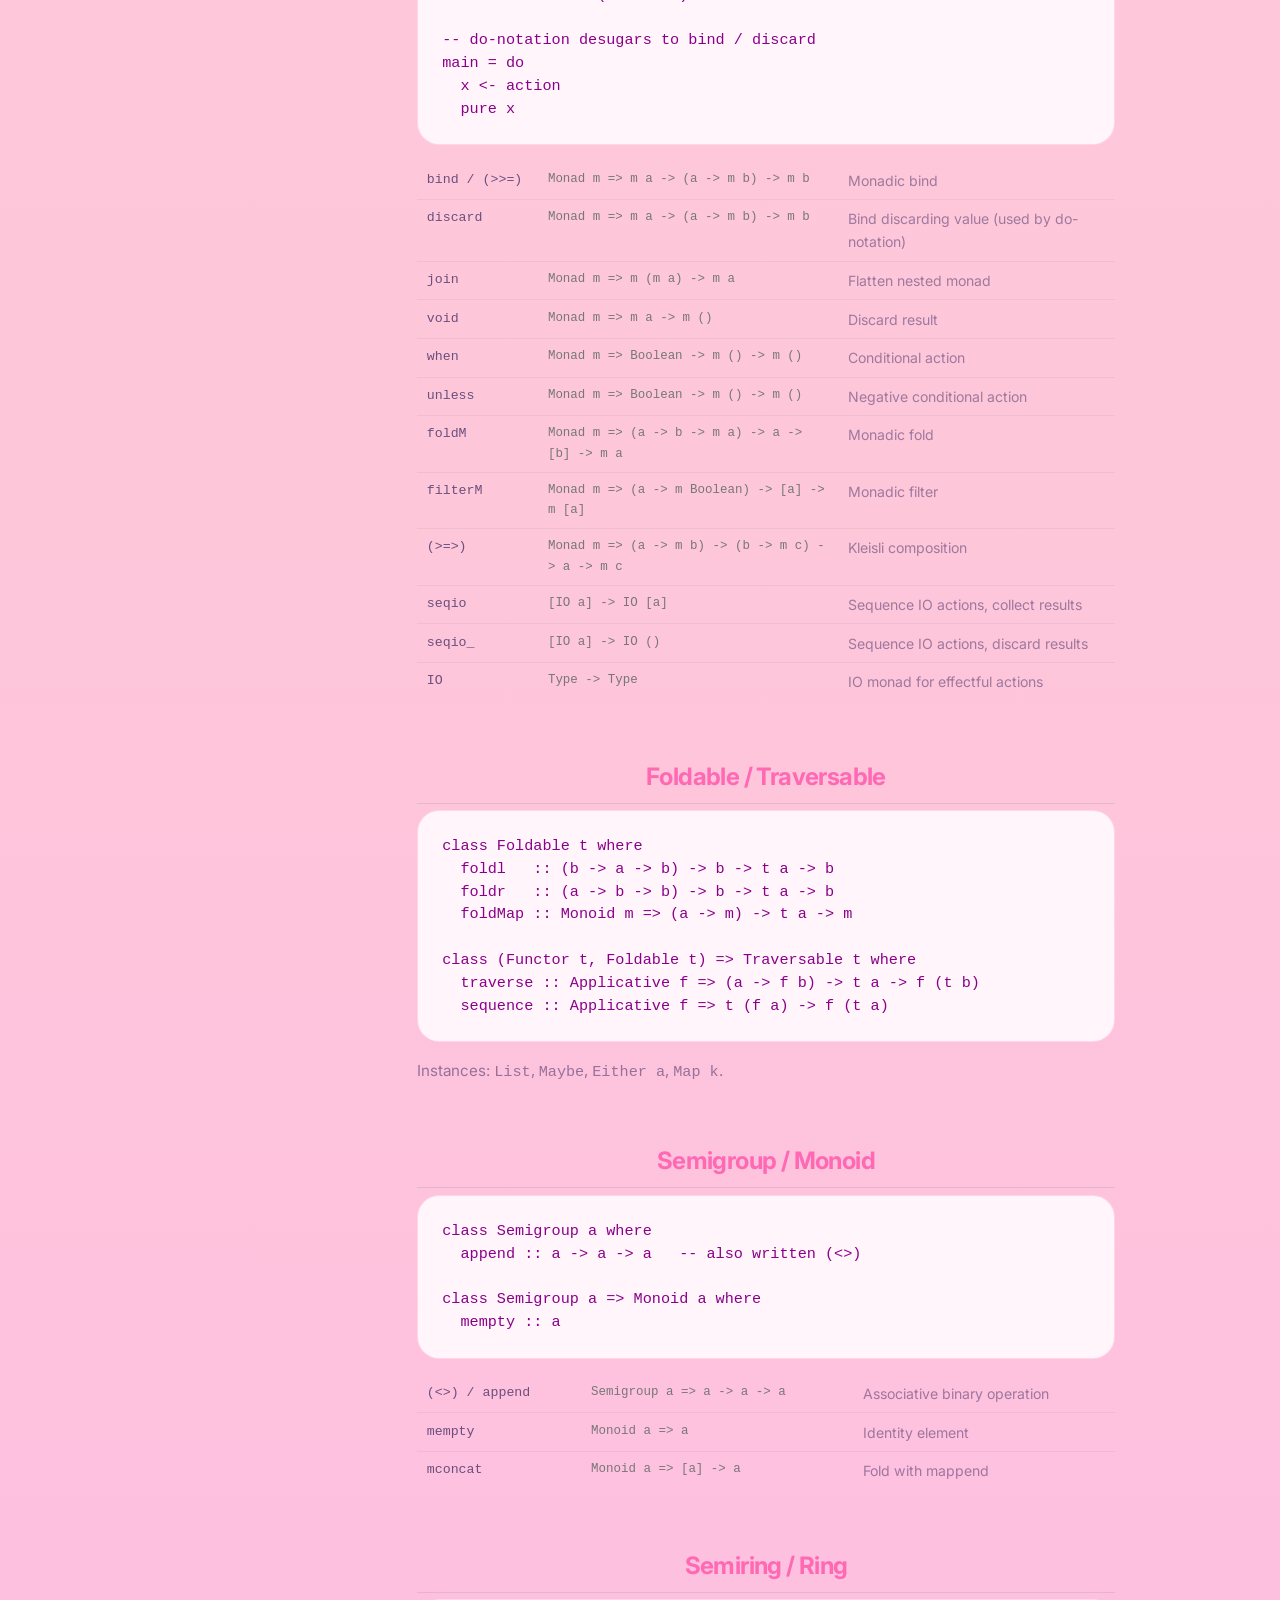
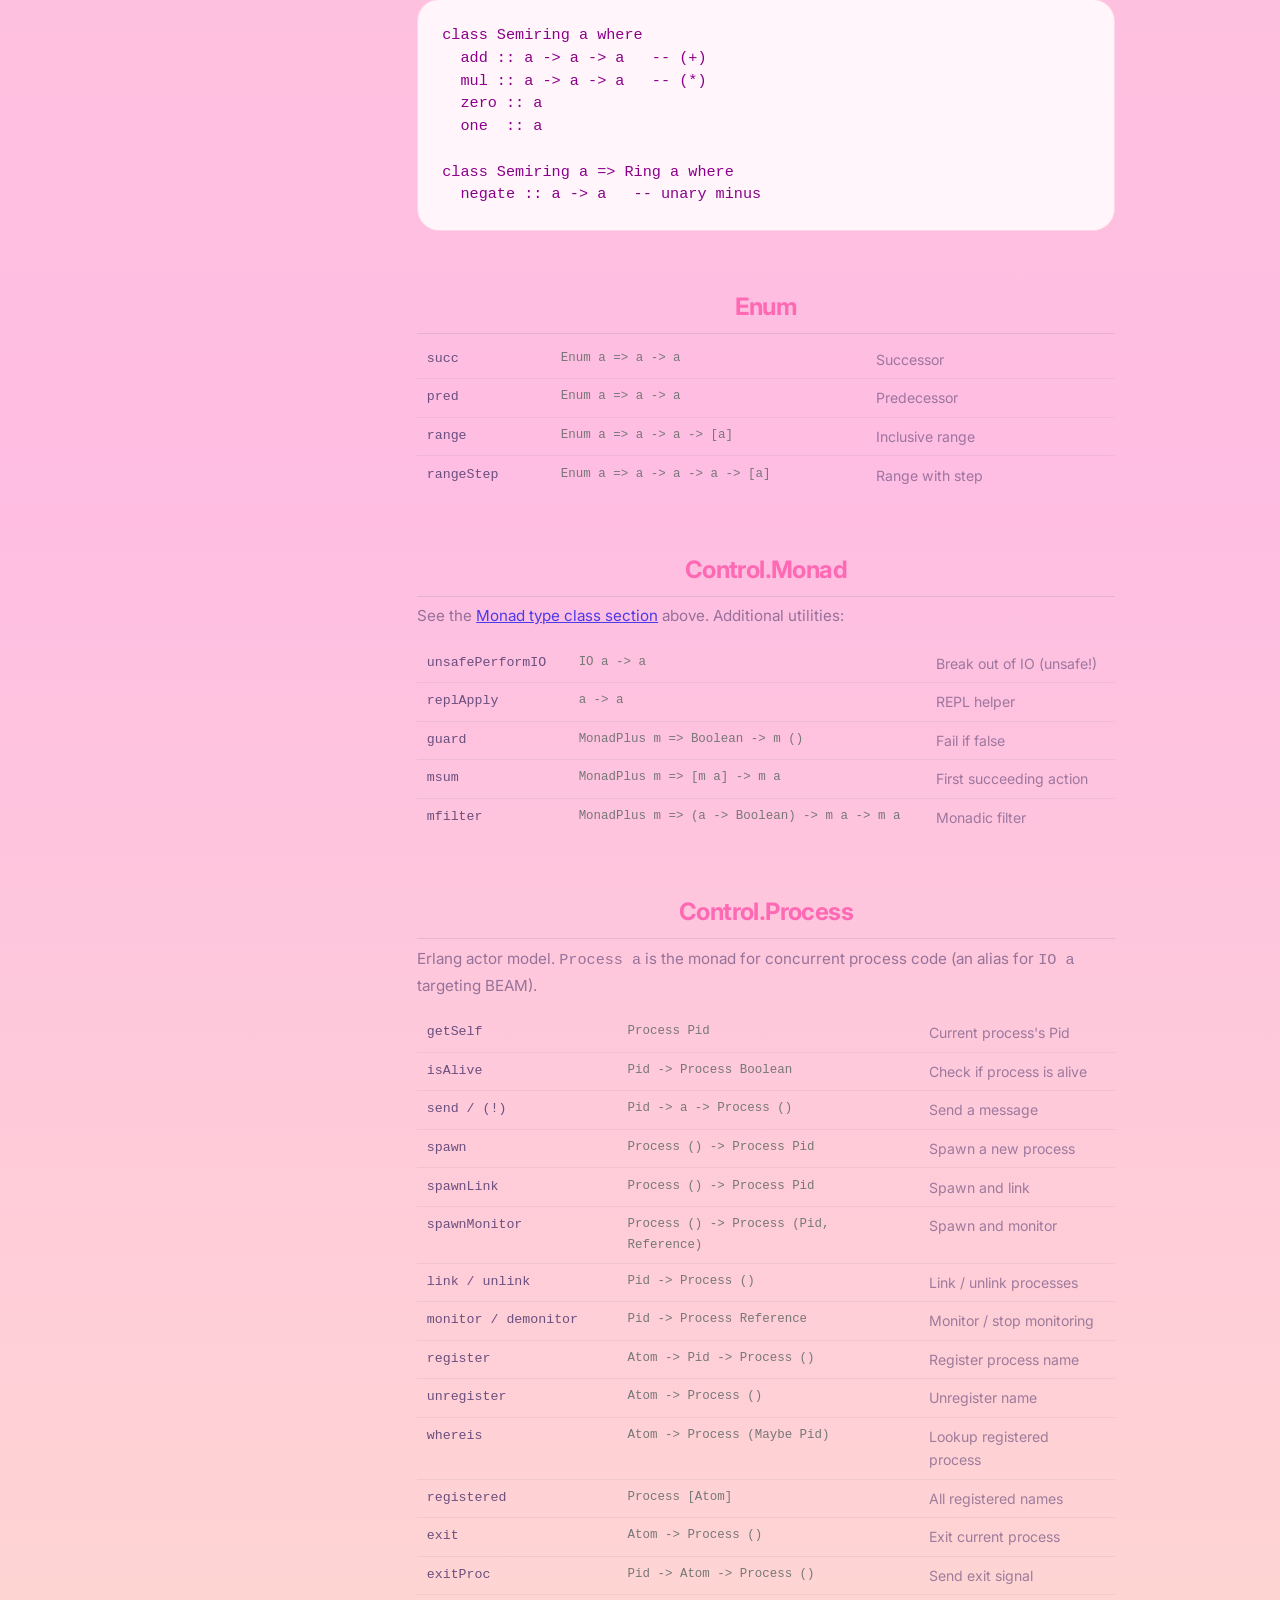
<file: docs/library.html>
<!DOCTYPE html>
<html lang="en">
<head>
    <meta charset="UTF-8">
    <meta name="viewport" content="width=device-width, initial-scale=1.0">
    <title>Phi — Base Library Reference</title>
    <script>
        (function () {
            var storedTheme = localStorage.getItem('phi-docs-theme');
            var systemPrefersDark = window.matchMedia && window.matchMedia('(prefers-color-scheme: dark)').matches;
            var theme = storedTheme || (systemPrefersDark ? 'dark' : 'light');
            document.documentElement.setAttribute('data-theme', theme);
        }());
    </script>
    <link id="theme-stylesheet" rel="stylesheet" href="index-light.css?v=6">
    <script>
        (function () {
            var theme = document.documentElement.getAttribute('data-theme');
            var stylesheet = document.getElementById('theme-stylesheet');
            stylesheet.setAttribute('href', theme === 'dark' ? 'index-black.css?v=6' : 'index-light.css?v=6');
        }());
    </script>
    <style>
        .lib-nav {
            position: sticky;
            top: 60px;
            max-height: calc(100vh - 80px);
            overflow-y: auto;
            padding: 1rem 0;
            font-size: 0.85rem;
            line-height: 1.8;
        }
        .lib-nav a {
            display: block;
            padding: 0.1rem 0;
            text-decoration: none;
            opacity: 0.7;
        }
        .lib-nav a:hover { opacity: 1; }
        .lib-nav .nav-group {
            font-weight: 700;
            margin-top: 0.75rem;
            margin-bottom: 0.2rem;
            font-size: 0.8rem;
            letter-spacing: 0.06em;
            text-transform: uppercase;
            opacity: 0.5;
        }
        .lib-layout {
            display: grid;
            grid-template-columns: 220px 1fr;
            gap: 2rem;
            max-width: 1100px;
            margin: 0 auto;
            padding: 2rem 1.5rem 4rem;
            align-items: start;
        }
        @media (max-width: 720px) {
            .lib-layout { grid-template-columns: 1fr; }
            .lib-nav { display: none; }
        }
        .lib-content section {
            margin-bottom: 3.5rem;
        }
        .lib-content h2 {
            font-size: 1.5rem;
            margin-bottom: 0.4rem;
            padding-bottom: 0.4rem;
            border-bottom: 1px solid rgba(128,128,128,0.2);
        }
        .lib-content h3 {
            font-size: 1.05rem;
            margin-top: 1.8rem;
            margin-bottom: 0.5rem;
        }
        .module-intro {
            opacity: 0.7;
            margin-bottom: 1rem;
            font-size: 0.95rem;
        }
        .fn-table {
            width: 100%;
            border-collapse: collapse;
            font-size: 0.88rem;
            margin-bottom: 0.5rem;
        }
        .fn-table tr + tr td {
            border-top: 1px solid rgba(128,128,128,0.12);
        }
        .fn-table td {
            padding: 0.45rem 0.6rem;
            vertical-align: top;
        }
        .fn-table td:first-child {
            font-family: monospace;
            white-space: nowrap;
            padding-right: 1rem;
            font-size: 0.83rem;
        }
        .fn-table td:nth-child(2) {
            font-family: monospace;
            color: #777;
            white-space: pre-wrap;
            font-size: 0.78rem;
        }
        .fn-table td:last-child {
            opacity: 0.65;
            min-width: 180px;
        }
        [data-theme="dark"] .fn-table td:nth-child(2) { color: #888; }
        .tag {
            display: inline-block;
            font-size: 0.7rem;
            padding: 0.05rem 0.4rem;
            border-radius: 3px;
            background: rgba(128,128,128,0.15);
            margin-left: 0.4rem;
            vertical-align: middle;
            font-family: sans-serif;
        }
        .tag.class { background: rgba(100,149,237,0.2); }
        .tag.data  { background: rgba(144,238,144,0.2); }
    </style>
</head>
<body>
    <nav class="sticky">
        <div class="nav-container">
            <a href="https://github.com/iho/phi" class="logo">Ф</a>
            <div class="nav-actions">
                <ul class="nav-links">
                    <li><a href="index.html">Language</a></li>
                    <li><a href="library.html">Library</a></li>
                </ul>
                <button id="theme-toggle" class="theme-toggle" type="button" aria-label="Toggle color theme">Dark</button>
            </div>
        </div>
    </nav>

    <div class="lib-layout">
        <!-- Sidebar -->
        <aside>
            <nav class="lib-nav">
                <div class="nav-group">Core</div>
                <a href="#prelude">Prelude</a>

                <div class="nav-group">Data</div>
                <a href="#data-list">Data.List</a>
                <a href="#data-maybe">Data.Maybe</a>
                <a href="#data-either">Data.Either</a>
                <a href="#data-map">Data.Map</a>
                <a href="#data-set">Data.Set</a>
                <a href="#data-string">Data.String</a>
                <a href="#data-bool">Data.Bool</a>
                <a href="#data-int">Data.Int / Float</a>
                <a href="#data-char">Data.Char</a>
                <a href="#data-tuple">Data.Tuple</a>
                <a href="#data-array">Data.Array</a>
                <a href="#data-queue">Data.Queue</a>
                <a href="#data-binary">Data.Binary</a>
                <a href="#data-bits">Data.Bits</a>
                <a href="#data-pid">Data.Pid / Ref</a>

                <div class="nav-group">Type Classes</div>
                <a href="#class-eq">Eq / Ord</a>
                <a href="#class-show">Show / Read</a>
                <a href="#class-functor">Functor / Applicative</a>
                <a href="#class-monad">Monad</a>
                <a href="#class-foldable">Foldable / Traversable</a>
                <a href="#class-semigroup">Semigroup / Monoid</a>
                <a href="#class-semiring">Semiring / Ring</a>
                <a href="#class-enum">Enum</a>

                <div class="nav-group">Control</div>
                <a href="#control-monad">Control.Monad</a>
                <a href="#control-process">Control.Process</a>
                <a href="#control-genserver">GenServer</a>
                <a href="#control-supervisor">Supervisor</a>
                <a href="#control-monad-rs">Reader / State / Writer</a>
                <a href="#control-distributed">Distributed</a>

                <div class="nav-group">System</div>
                <a href="#system-io">System.IO</a>
                <a href="#system-error">System.Error</a>
                <a href="#system-file">System.File / Dir</a>
                <a href="#system-timer">System.Timer</a>
                <a href="#system-random">System.Random</a>
                <a href="#system-vm">System.VM / OS / Env</a>

                <div class="nav-group">Network</div>
                <a href="#network-tcp">Network.TCP</a>
                <a href="#network-udp">Network.UDP</a>
                <a href="#network-tls">Network.TLS / DTLS</a>
                <a href="#network-inet">Network.Inet</a>

                <div class="nav-group">Database</div>
                <a href="#database-ets">Database.ETS</a>
                <a href="#database-dets">Database.DETS</a>
                <a href="#database-mnesia">Database.Mnesia</a>

                <div class="nav-group">Text</div>
                <a href="#text-json">Text.Json</a>
                <a href="#text-parsec">Text.Parsec</a>
            </nav>
        </aside>

        <!-- Main content -->
        <main class="lib-content">

            <h1 style="margin-bottom:0.2rem">Base Library</h1>
            <p style="opacity:0.6;margin-top:0;margin-bottom:2rem;">~198 modules. All modules live under <code>src/stdlib/</code> and compile directly to BEAM.</p>

            <!-- ─── PRELUDE ─────────────────────────────────────────── -->
            <section id="prelude">
                <h2>Prelude</h2>
                <p class="module-intro">Automatically available in every Phi module. Re-exports the most commonly used definitions from the standard library.</p>
                <pre class="code-snippet" style="max-width:100%;margin:0 0 1rem">import Prelude  -- implicit in every module</pre>
                <p class="module-intro">Includes: <code>Data.Bool</code>, <code>Data.Either</code>, <code>Data.Enum</code>, <code>Data.Eq</code>, <code>Data.Float</code>, <code>Data.Functor</code>, <code>Data.Function</code>, <code>Data.Int</code>, <code>Data.List</code>, <code>Data.Map</code>, <code>Data.Maybe</code>, <code>Data.Ord</code>, <code>Data.Pid</code>, <code>Data.Ref</code>, <code>Data.Ring</code>, <code>Data.Semigroup</code>, <code>Data.Semiring</code>, <code>Data.Show</code>, <code>Data.Read</code>, <code>Data.Tuple</code>, <code>Data.Foldable</code>, <code>Data.Traversable</code>, <code>Data.Unit</code>, <code>Data.Void</code>, <code>Control.Monad</code>, <code>Control.Process</code>, <code>System.Error</code>, <code>System.IO</code>.</p>
            </section>

            <!-- ─── DATA.LIST ──────────────────────────────────────── -->
            <section id="data-list">
                <h2>Data.List</h2>
                <p class="module-intro">Singly-linked polymorphic lists. Backed by Erlang's native list type.</p>
                <table class="fn-table">
                    <tr><td>cons</td><td>a -&gt; [a] -&gt; [a]</td><td>Prepend element</td></tr>
                    <tr><td>head</td><td>[a] -&gt; a</td><td>First element</td></tr>
                    <tr><td>tail</td><td>[a] -&gt; [a]</td><td>All but first</td></tr>
                    <tr><td>init</td><td>[a] -&gt; [a]</td><td>All but last</td></tr>
                    <tr><td>last</td><td>[a] -&gt; a</td><td>Last element</td></tr>
                    <tr><td>uncons</td><td>[a] -&gt; Maybe (a, [a])</td><td>Safe head/tail split</td></tr>
                    <tr><td>length</td><td>[a] -&gt; Integer</td><td>Number of elements</td></tr>
                    <tr><td>reverse</td><td>[a] -&gt; [a]</td><td>Reverse a list</td></tr>
                    <tr><td>(++)</td><td>[a] -&gt; [a] -&gt; [a]</td><td>Append two lists</td></tr>
                    <tr><td>concat</td><td>[[a]] -&gt; [a]</td><td>Flatten one level</td></tr>
                    <tr><td>filter</td><td>(a -&gt; Boolean) -&gt; [a] -&gt; [a]</td><td>Keep matching elements</td></tr>
                    <tr><td>replicate</td><td>Integer -&gt; a -&gt; [a]</td><td>Repeat element n times</td></tr>
                    <tr><td>take</td><td>Integer -&gt; [a] -&gt; [a]</td><td>First n elements</td></tr>
                    <tr><td>drop</td><td>Integer -&gt; [a] -&gt; [a]</td><td>Remove first n elements</td></tr>
                    <tr><td>takeWhile</td><td>(a -&gt; Boolean) -&gt; [a] -&gt; [a]</td><td>Take while predicate holds</td></tr>
                    <tr><td>dropWhile</td><td>(a -&gt; Boolean) -&gt; [a] -&gt; [a]</td><td>Drop while predicate holds</td></tr>
                    <tr><td>span</td><td>(a -&gt; Boolean) -&gt; [a] -&gt; ([a], [a])</td><td>Split on predicate</td></tr>
                    <tr><td>break</td><td>(a -&gt; Boolean) -&gt; [a] -&gt; ([a], [a])</td><td>Split where predicate fails</td></tr>
                    <tr><td>splitAt</td><td>Integer -&gt; [a] -&gt; ([a], [a])</td><td>Split at index</td></tr>
                    <tr><td>partition</td><td>(a -&gt; Boolean) -&gt; [a] -&gt; ([a], [a])</td><td>Partition by predicate</td></tr>
                    <tr><td>zip</td><td>[a] -&gt; [b] -&gt; [(a, b)]</td><td>Zip two lists</td></tr>
                    <tr><td>zip3</td><td>[a] -&gt; [b] -&gt; [c] -&gt; [(a,b,c)]</td><td>Zip three lists</td></tr>
                    <tr><td>zipWith</td><td>(a -&gt; b -&gt; c) -&gt; [a] -&gt; [b] -&gt; [c]</td><td>Zip with function</td></tr>
                    <tr><td>unzip</td><td>[(a, b)] -&gt; ([a], [b])</td><td>Unzip pairs</td></tr>
                    <tr><td>sort</td><td>[a] -&gt; [a]</td><td>Sort (Erlang term order)</td></tr>
                    <tr><td>usort</td><td>[a] -&gt; [a]</td><td>Sort, remove duplicates</td></tr>
                    <tr><td>keysort</td><td>Integer -&gt; [(a,b)] -&gt; [(a,b)]</td><td>Sort by Nth tuple element</td></tr>
                    <tr><td>member / elem</td><td>a -&gt; [a] -&gt; Boolean</td><td>Test membership</td></tr>
                    <tr><td>notElem</td><td>a -&gt; [a] -&gt; Boolean</td><td>Test non-membership</td></tr>
                    <tr><td>lookup</td><td>Eq a =&gt; a -&gt; [(a,b)] -&gt; Maybe b</td><td>Assoc-list lookup</td></tr>
                    <tr><td>find</td><td>(a -&gt; Boolean) -&gt; [a] -&gt; Maybe a</td><td>First matching element</td></tr>
                    <tr><td>nub</td><td>[a] -&gt; [a]</td><td>Remove duplicates</td></tr>
                    <tr><td>group</td><td>Eq a =&gt; [a] -&gt; [[a]]</td><td>Group equal adjacent</td></tr>
                    <tr><td>intersperse</td><td>a -&gt; [a] -&gt; [a]</td><td>Insert element between</td></tr>
                    <tr><td>intercalate</td><td>[a] -&gt; [[a]] -&gt; [a]</td><td>Join with separator</td></tr>
                    <tr><td>transpose</td><td>[[a]] -&gt; [[a]]</td><td>Transpose rows/cols</td></tr>
                    <tr><td>sum</td><td>Semiring a =&gt; [a] -&gt; a</td><td>Sum of elements</td></tr>
                    <tr><td>product</td><td>Semiring a =&gt; [a] -&gt; a</td><td>Product of elements</td></tr>
                    <tr><td>maximum</td><td>Ord a =&gt; [a] -&gt; a</td><td>Largest element</td></tr>
                    <tr><td>minimum</td><td>Ord a =&gt; [a] -&gt; a</td><td>Smallest element</td></tr>
                    <tr><td>all</td><td>(a -&gt; Boolean) -&gt; [a] -&gt; Boolean</td><td>All satisfy predicate</td></tr>
                    <tr><td>any</td><td>(a -&gt; Boolean) -&gt; [a] -&gt; Boolean</td><td>Any satisfies predicate</td></tr>
                    <tr><td>(!!)</td><td>[a] -&gt; Integer -&gt; a</td><td>Index (0-based)</td></tr>
                    <tr><td>elemIndex</td><td>Eq a =&gt; [a] -&gt; a -&gt; Maybe Integer</td><td>First index of element</td></tr>
                    <tr><td>isPrefixOf</td><td>Eq a =&gt; [a] -&gt; [a] -&gt; Boolean</td><td>Prefix test</td></tr>
                    <tr><td>isSuffixOf</td><td>Eq a =&gt; [a] -&gt; [a] -&gt; Boolean</td><td>Suffix test</td></tr>
                    <tr><td>isInfixOf</td><td>Eq a =&gt; [a] -&gt; [a] -&gt; Boolean</td><td>Infix test</td></tr>
                    <tr><td>unfoldr</td><td>(b -&gt; Maybe (a,b)) -&gt; b -&gt; [a]</td><td>Build list from seed</td></tr>
                    <tr><td>permutations</td><td>[a] -&gt; [[a]]</td><td>All permutations</td></tr>
                    <tr><td>subsequences</td><td>[a] -&gt; [[a]]</td><td>All subsequences</td></tr>
                </table>
            </section>

            <!-- ─── DATA.MAYBE ──────────────────────────────────────── -->
            <section id="data-maybe">
                <h2>Data.Maybe</h2>
                <p class="module-intro">Optional values. Instances: <code>Functor</code>, <code>Applicative</code>, <code>Monad</code>, <code>Alternative</code>, <code>Foldable</code>, <code>Traversable</code>, <code>Semigroup</code>, <code>Monoid</code>, <code>Eq</code>.</p>
                <pre class="code-snippet" style="max-width:100%;margin:0 0 1rem">data Maybe a = Nothing | Just a</pre>
                <table class="fn-table">
                    <tr><td>maybe</td><td>b -&gt; (a -&gt; b) -&gt; Maybe a -&gt; b</td><td>Case-eliminate a Maybe</td></tr>
                    <tr><td>fromMaybe</td><td>a -&gt; Maybe a -&gt; a</td><td>Default if Nothing</td></tr>
                    <tr><td>isJust</td><td>Maybe a -&gt; Boolean</td><td>True if Just</td></tr>
                    <tr><td>isNothing</td><td>Maybe a -&gt; Boolean</td><td>True if Nothing</td></tr>
                    <tr><td>fromJust</td><td>Maybe a -&gt; a</td><td>Unsafe extract (throws on Nothing)</td></tr>
                </table>
            </section>

            <!-- ─── DATA.EITHER ─────────────────────────────────────── -->
            <section id="data-either">
                <h2>Data.Either</h2>
                <p class="module-intro">Values with two possible types — typically errors (<code>Left</code>) or success (<code>Right</code>). Instances: <code>Functor</code>, <code>Applicative</code>, <code>Monad</code>, <code>Foldable</code>, <code>Traversable</code>, <code>Eq</code>, <code>Ord</code>, <code>Semigroup</code>, <code>Show</code>.</p>
                <pre class="code-snippet" style="max-width:100%;margin:0 0 1rem">data Either a b = Left a | Right b</pre>
                <table class="fn-table">
                    <tr><td>either</td><td>(a -&gt; c) -&gt; (b -&gt; c) -&gt; Either a b -&gt; c</td><td>Case-eliminate an Either</td></tr>
                    <tr><td>isLeft</td><td>Either a b -&gt; Boolean</td><td>True if Left</td></tr>
                    <tr><td>isRight</td><td>Either a b -&gt; Boolean</td><td>True if Right</td></tr>
                    <tr><td>fromLeft</td><td>Either a b -&gt; a</td><td>Unsafe Left extract</td></tr>
                    <tr><td>fromRight</td><td>Either a b -&gt; b</td><td>Unsafe Right extract</td></tr>
                    <tr><td>note</td><td>a -&gt; Maybe b -&gt; Either a b</td><td>Convert Maybe, supply Left</td></tr>
                    <tr><td>hush</td><td>Either a b -&gt; Maybe b</td><td>Convert Either to Maybe</td></tr>
                </table>
            </section>

            <!-- ─── DATA.MAP ─────────────────────────────────────────── -->
            <section id="data-map">
                <h2>Data.Map</h2>
                <p class="module-intro">Finite maps backed by Erlang's <code>maps</code> module. Instances: <code>Functor</code>, <code>Foldable</code>, <code>Traversable</code>, <code>Eq</code>, <code>Ord</code>, <code>Semigroup</code>, <code>Monoid</code>.</p>
                <pre class="code-snippet" style="max-width:100%;margin:0 0 1rem">foreign import data Map :: Type -> Type -> Type</pre>
                <table class="fn-table">
                    <tr><td>empty</td><td>Map k v</td><td>Empty map</td></tr>
                    <tr><td>singleton</td><td>k -&gt; v -&gt; Map k v</td><td>Single-entry map</td></tr>
                    <tr><td>insert / put</td><td>k -&gt; v -&gt; Map k v -&gt; Map k v</td><td>Insert key-value</td></tr>
                    <tr><td>get</td><td>k -&gt; Map k v -&gt; v</td><td>Lookup (throws if missing)</td></tr>
                    <tr><td>lookup</td><td>k -&gt; Map k v -&gt; Maybe v</td><td>Safe lookup</td></tr>
                    <tr><td>delete</td><td>k -&gt; Map k v -&gt; Map k v</td><td>Remove key</td></tr>
                    <tr><td>update</td><td>k -&gt; v -&gt; Map k v -&gt; Map k v</td><td>Update existing key</td></tr>
                    <tr><td>updateWith</td><td>k -&gt; (v -&gt; v) -&gt; Map k v -&gt; Map k v</td><td>Update with function</td></tr>
                    <tr><td>member</td><td>k -&gt; Map k v -&gt; Boolean</td><td>Test membership</td></tr>
                    <tr><td>isEmpty</td><td>Map k v -&gt; Boolean</td><td>Test if empty</td></tr>
                    <tr><td>size</td><td>Map k v -&gt; Integer</td><td>Number of entries</td></tr>
                    <tr><td>merge</td><td>Map k v -&gt; Map k v -&gt; Map k v</td><td>Merge two maps</td></tr>
                    <tr><td>filter</td><td>((k,v) -&gt; Boolean) -&gt; Map k v -&gt; Map k v</td><td>Filter entries</td></tr>
                    <tr><td>fold</td><td>((k,v,acc) -&gt; acc) -&gt; acc -&gt; Map k v -&gt; acc</td><td>Fold over entries</td></tr>
                    <tr><td>keys</td><td>Map k v -&gt; [k]</td><td>List of keys</td></tr>
                    <tr><td>values</td><td>Map k v -&gt; [v]</td><td>List of values</td></tr>
                    <tr><td>fromList</td><td>[(k,v)] -&gt; Map k v</td><td>Build from list of pairs</td></tr>
                    <tr><td>toList / assocs</td><td>Map k v -&gt; [(k,v)]</td><td>Convert to list of pairs</td></tr>
                    <tr><td>with</td><td>[k] -&gt; Map k v -&gt; Map k v</td><td>Keep only given keys</td></tr>
                    <tr><td>without</td><td>[k] -&gt; Map k v -&gt; Map k v</td><td>Remove given keys</td></tr>
                    <tr><td>mapWithKey</td><td>((k,v) -&gt; v) -&gt; Map k v -&gt; Map k v</td><td>Map over values with key</td></tr>
                </table>
            </section>

            <!-- ─── DATA.SET ─────────────────────────────────────────── -->
            <section id="data-set">
                <h2>Data.Set</h2>
                <p class="module-intro">Ordered sets backed by Erlang's <code>sets</code> module. Also see <code>Data.OrdSets</code> for ordered-set operations.</p>
                <table class="fn-table">
                    <tr><td>empty</td><td>Set a</td><td>Empty set</td></tr>
                    <tr><td>singleton</td><td>a -&gt; Set a</td><td>Single-element set</td></tr>
                    <tr><td>insert</td><td>a -&gt; Set a -&gt; Set a</td><td>Add element</td></tr>
                    <tr><td>delete</td><td>a -&gt; Set a -&gt; Set a</td><td>Remove element</td></tr>
                    <tr><td>member</td><td>a -&gt; Set a -&gt; Boolean</td><td>Test membership</td></tr>
                    <tr><td>size</td><td>Set a -&gt; Integer</td><td>Cardinality</td></tr>
                    <tr><td>union</td><td>Set a -&gt; Set a -&gt; Set a</td><td>Set union</td></tr>
                    <tr><td>intersection</td><td>Set a -&gt; Set a -&gt; Set a</td><td>Set intersection</td></tr>
                    <tr><td>difference</td><td>Set a -&gt; Set a -&gt; Set a</td><td>Set difference</td></tr>
                    <tr><td>toList</td><td>Set a -&gt; [a]</td><td>Convert to list</td></tr>
                    <tr><td>fromList</td><td>[a] -&gt; Set a</td><td>Build from list</td></tr>
                    <tr><td>filter</td><td>(a -&gt; Boolean) -&gt; Set a -&gt; Set a</td><td>Filter elements</td></tr>
                    <tr><td>fold</td><td>(a -&gt; b -&gt; b) -&gt; b -&gt; Set a -&gt; b</td><td>Fold over set</td></tr>
                </table>
            </section>

            <!-- ─── DATA.STRING ──────────────────────────────────────── -->
            <section id="data-string">
                <h2>Data.String</h2>
                <p class="module-intro">UTF-8 string operations. In Phi, <code>String</code> is a UTF-8 binary; string literals compile to <code>Binary</code> values. The <code>++</code> operator concatenates both strings and lists.</p>
                <table class="fn-table">
                    <tr><td>(++)</td><td>String -&gt; String -&gt; String</td><td>Concatenate strings or lists</td></tr>
                    <tr><td>length</td><td>String -&gt; Integer</td><td>Character count</td></tr>
                    <tr><td>isEmpty</td><td>String -&gt; Boolean</td><td>Test if empty</td></tr>
                    <tr><td>reverse</td><td>String -&gt; String</td><td>Reverse string</td></tr>
                    <tr><td>equal</td><td>String -&gt; String -&gt; Boolean</td><td>Case-sensitive equality</td></tr>
                    <tr><td>equalIgnoreCase</td><td>String -&gt; String -&gt; Boolean</td><td>Case-insensitive equality</td></tr>
                    <tr><td>startsWith</td><td>String -&gt; Prefix -&gt; Boolean</td><td>Prefix test</td></tr>
                    <tr><td>endsWith</td><td>String -&gt; Suffix -&gt; Boolean</td><td>Suffix test</td></tr>
                    <tr><td>indexOf</td><td>Char -&gt; String -&gt; Integer</td><td>First index of char</td></tr>
                    <tr><td>find</td><td>String -&gt; Pattern -&gt; Maybe String</td><td>Find pattern</td></tr>
                    <tr><td>replace</td><td>String -&gt; Pattern -&gt; Replacement -&gt; [String]</td><td>Replace all occurrences</td></tr>
                    <tr><td>split</td><td>String -&gt; String -&gt; [String]</td><td>Split on delimiter</td></tr>
                    <tr><td>join</td><td>[String] -&gt; String -&gt; String</td><td>Join with separator</td></tr>
                    <tr><td>lines</td><td>String -&gt; [String]</td><td>Split on newlines</td></tr>
                    <tr><td>words</td><td>String -&gt; [String]</td><td>Split on whitespace</td></tr>
                    <tr><td>take</td><td>Integer -&gt; String -&gt; String</td><td>First n characters</td></tr>
                    <tr><td>drop</td><td>Integer -&gt; String -&gt; String</td><td>Skip first n characters</td></tr>
                    <tr><td>toLower</td><td>String -&gt; String</td><td>Lowercase</td></tr>
                    <tr><td>toUpper</td><td>String -&gt; String</td><td>Uppercase</td></tr>
                    <tr><td>toTitle</td><td>String -&gt; String</td><td>Titlecase</td></tr>
                    <tr><td>caseFold</td><td>String -&gt; String</td><td>Case-agnostic form</td></tr>
                    <tr><td>trim</td><td>String -&gt; String</td><td>Trim whitespace both ends</td></tr>
                    <tr><td>trimLeft</td><td>String -&gt; String</td><td>Trim leading whitespace</td></tr>
                    <tr><td>trimRight</td><td>String -&gt; String</td><td>Trim trailing whitespace</td></tr>
                    <tr><td>chomp</td><td>String -&gt; String</td><td>Remove trailing newline</td></tr>
                    <tr><td>pad / padLeft / padBoth</td><td>String -&gt; Integer -&gt; String</td><td>Pad to width</td></tr>
                    <tr><td>replicate</td><td>Integer -&gt; String -&gt; String</td><td>Repeat string n times</td></tr>
                    <tr><td>toAtom</td><td>String -&gt; Atom</td><td>Convert to atom</td></tr>
                    <tr><td>toInteger</td><td>String -&gt; Integer</td><td>Parse integer</td></tr>
                    <tr><td>toFloat</td><td>String -&gt; Float</td><td>Parse float</td></tr>
                </table>
            </section>

            <!-- ─── DATA.BOOL / INT / FLOAT ─────────────────────────── -->
            <section id="data-bool">
                <h2>Data.Bool &amp; Numeric Types</h2>
                <h3>Data.Bool</h3>
                <table class="fn-table">
                    <tr><td>(&&)</td><td>Boolean -&gt; Boolean -&gt; Boolean</td><td>Logical AND</td></tr>
                    <tr><td>(||)</td><td>Boolean -&gt; Boolean -&gt; Boolean</td><td>Logical OR</td></tr>
                    <tr><td>not</td><td>Boolean -&gt; Boolean</td><td>Logical NOT</td></tr>
                    <tr><td>and</td><td>[Boolean] -&gt; Boolean</td><td>All true</td></tr>
                    <tr><td>or</td><td>[Boolean] -&gt; Boolean</td><td>Any true</td></tr>
                    <tr><td>otherwise</td><td>Boolean</td><td>Always <code>true</code> (for guards)</td></tr>
                </table>
                <h3 id="data-int">Data.Int / Data.Float</h3>
                <table class="fn-table">
                    <tr><td>Int / Integer</td><td>Type</td><td>Arbitrary precision integer</td></tr>
                    <tr><td>Double / Float</td><td>Type</td><td>IEEE 754 double</td></tr>
                    <tr><td>abs</td><td>Integer -&gt; Integer</td><td>Absolute value</td></tr>
                    <tr><td>div / mod</td><td>Integer -&gt; Integer -&gt; Integer</td><td>Integer division / modulo</td></tr>
                    <tr><td>round / floor / ceil / trunc</td><td>Double -&gt; Integer</td><td>Rounding</td></tr>
                    <tr><td>sqrt / log / exp</td><td>Double -&gt; Double</td><td>Math functions</td></tr>
                    <tr><td>sin / cos / tan</td><td>Double -&gt; Double</td><td>Trigonometry</td></tr>
                    <tr><td>toFloat</td><td>Integer -&gt; Double</td><td>Coerce to float</td></tr>
                    <tr><td>toInteger</td><td>Double -&gt; Integer</td><td>Truncate to integer</td></tr>
                </table>
            </section>

            <!-- ─── DATA.CHAR ────────────────────────────────────────── -->
            <section id="data-char">
                <h2>Data.Char</h2>
                <p class="module-intro">Unicode character operations.</p>
                <table class="fn-table">
                    <tr><td>isAlpha</td><td>Char -&gt; Boolean</td><td>Alphabetic character test</td></tr>
                    <tr><td>isAlphaNum</td><td>Char -&gt; Boolean</td><td>Alphanumeric test</td></tr>
                    <tr><td>isDigit</td><td>Char -&gt; Boolean</td><td>Decimal digit test</td></tr>
                    <tr><td>isLower</td><td>Char -&gt; Boolean</td><td>Lowercase test</td></tr>
                    <tr><td>isUpper</td><td>Char -&gt; Boolean</td><td>Uppercase test</td></tr>
                    <tr><td>isSpace</td><td>Char -&gt; Boolean</td><td>Whitespace test</td></tr>
                    <tr><td>toLower</td><td>Char -&gt; Char</td><td>To lowercase</td></tr>
                    <tr><td>toUpper</td><td>Char -&gt; Char</td><td>To uppercase</td></tr>
                    <tr><td>digitToInt</td><td>Char -&gt; Integer</td><td>Digit char to integer</td></tr>
                    <tr><td>ord</td><td>Char -&gt; Integer</td><td>Unicode code point</td></tr>
                    <tr><td>chr</td><td>Integer -&gt; Char</td><td>Code point to char</td></tr>
                </table>
            </section>

            <!-- ─── DATA.TUPLE ───────────────────────────────────────── -->
            <section id="data-tuple">
                <h2>Data.Tuple</h2>
                <table class="fn-table">
                    <tr><td>fst</td><td>(a, b) -&gt; a</td><td>First of pair</td></tr>
                    <tr><td>snd</td><td>(a, b) -&gt; b</td><td>Second of pair</td></tr>
                    <tr><td>curry</td><td>((a,b) -&gt; c) -&gt; a -&gt; b -&gt; c</td><td>Curry a function on pairs</td></tr>
                    <tr><td>uncurry</td><td>(a -&gt; b -&gt; c) -&gt; (a,b) -&gt; c</td><td>Uncurry a function</td></tr>
                    <tr><td>swap</td><td>(a, b) -&gt; (b, a)</td><td>Swap pair elements</td></tr>
                </table>
            </section>

            <!-- ─── DATA.ARRAY ───────────────────────────────────────── -->
            <section id="data-array">
                <h2>Data.Array</h2>
                <p class="module-intro">Mutable arrays backed by Erlang's <code>array</code> module. O(1) indexed access.</p>
                <table class="fn-table">
                    <tr><td>new</td><td>Array a</td><td>New empty array</td></tr>
                    <tr><td>newWith</td><td>Integer -&gt; a -&gt; Array a</td><td>Fixed-size array with default</td></tr>
                    <tr><td>get</td><td>Integer -&gt; Array a -&gt; a</td><td>Read element at index</td></tr>
                    <tr><td>set</td><td>Integer -&gt; a -&gt; Array a -&gt; Array a</td><td>Write element at index</td></tr>
                    <tr><td>size</td><td>Array a -&gt; Integer</td><td>Array size</td></tr>
                    <tr><td>toList</td><td>Array a -&gt; [a]</td><td>Convert to list</td></tr>
                    <tr><td>fromList</td><td>[a] -&gt; Array a</td><td>Build from list</td></tr>
                    <tr><td>map</td><td>(a -&gt; b) -&gt; Array a -&gt; Array b</td><td>Map over elements</td></tr>
                    <tr><td>foldl</td><td>(b -&gt; a -&gt; b) -&gt; b -&gt; Array a -&gt; b</td><td>Left fold</td></tr>
                </table>
            </section>

            <!-- ─── DATA.QUEUE ───────────────────────────────────────── -->
            <section id="data-queue">
                <h2>Data.Queue</h2>
                <p class="module-intro">Double-ended queues backed by Erlang's <code>queue</code> module.</p>
                <table class="fn-table">
                    <tr><td>empty</td><td>Queue a</td><td>Empty queue</td></tr>
                    <tr><td>isEmpty</td><td>Queue a -&gt; Boolean</td><td>Test if empty</td></tr>
                    <tr><td>in' / snoc</td><td>a -&gt; Queue a -&gt; Queue a</td><td>Enqueue at rear</td></tr>
                    <tr><td>out / uncons</td><td>Queue a -&gt; Maybe (a, Queue a)</td><td>Dequeue from front</td></tr>
                    <tr><td>peek / head</td><td>Queue a -&gt; Maybe a</td><td>Front element without removing</td></tr>
                    <tr><td>size / len</td><td>Queue a -&gt; Integer</td><td>Number of elements</td></tr>
                    <tr><td>toList</td><td>Queue a -&gt; [a]</td><td>Convert to list</td></tr>
                    <tr><td>fromList</td><td>[a] -&gt; Queue a</td><td>Build from list</td></tr>
                    <tr><td>reverse</td><td>Queue a -&gt; Queue a</td><td>Reverse the queue</td></tr>
                </table>
            </section>

            <!-- ─── DATA.BINARY ──────────────────────────────────────── -->
            <section id="data-binary">
                <h2>Data.Binary</h2>
                <p class="module-intro">Binary/byte-string operations backed by Erlang's <code>binary</code> module.</p>
                <table class="fn-table">
                    <tr><td>empty</td><td>Binary</td><td>Empty binary</td></tr>
                    <tr><td>size</td><td>Binary -&gt; Integer</td><td>Byte length</td></tr>
                    <tr><td>append</td><td>Binary -&gt; Binary -&gt; Binary</td><td>Concatenate</td></tr>
                    <tr><td>split</td><td>Binary -&gt; Binary -&gt; [Binary]</td><td>Split on pattern</td></tr>
                    <tr><td>part</td><td>Binary -&gt; Integer -&gt; Integer -&gt; Binary</td><td>Extract sub-binary</td></tr>
                    <tr><td>copy</td><td>Binary -&gt; Binary</td><td>Force copy</td></tr>
                    <tr><td>toList</td><td>Binary -&gt; [Integer]</td><td>Convert to byte list</td></tr>
                    <tr><td>fromList</td><td>[Integer] -&gt; Binary</td><td>Build from byte list</td></tr>
                    <tr><td>toString</td><td>Binary -&gt; String</td><td>Decode UTF-8</td></tr>
                    <tr><td>fromString</td><td>String -&gt; Binary</td><td>Encode to UTF-8</td></tr>
                </table>
                <h3>Data.Binary.Base64</h3>
                <table class="fn-table">
                    <tr><td>encode</td><td>Binary -&gt; Binary</td><td>Base64 encode</td></tr>
                    <tr><td>decode</td><td>Binary -&gt; Binary</td><td>Base64 decode</td></tr>
                    <tr><td>mimeEncode</td><td>Binary -&gt; Binary</td><td>MIME Base64 encode</td></tr>
                    <tr><td>mimeDecode</td><td>Binary -&gt; Binary</td><td>MIME Base64 decode</td></tr>
                </table>
            </section>

            <!-- ─── DATA.BITS ─────────────────────────────────────────── -->
            <section id="data-bits">
                <h2>Data.Bits</h2>
                <table class="fn-table">
                    <tr><td>band</td><td>Integer -&gt; Integer -&gt; Integer</td><td>Bitwise AND</td></tr>
                    <tr><td>bor</td><td>Integer -&gt; Integer -&gt; Integer</td><td>Bitwise OR</td></tr>
                    <tr><td>bxor</td><td>Integer -&gt; Integer -&gt; Integer</td><td>Bitwise XOR</td></tr>
                    <tr><td>bnot</td><td>Integer -&gt; Integer</td><td>Bitwise NOT</td></tr>
                    <tr><td>bsl</td><td>Integer -&gt; Integer -&gt; Integer</td><td>Bit shift left</td></tr>
                    <tr><td>bsr</td><td>Integer -&gt; Integer -&gt; Integer</td><td>Bit shift right</td></tr>
                </table>
            </section>

            <!-- ─── DATA.PID / REF ────────────────────────────────────── -->
            <section id="data-pid">
                <h2>Data.Pid / Data.Ref</h2>
                <table class="fn-table">
                    <tr><td>Pid</td><td>Type</td><td>BEAM process identifier</td></tr>
                    <tr><td>Ref / Reference</td><td>Type</td><td>BEAM unique reference</td></tr>
                    <tr><td>makeRef</td><td>IO Reference</td><td>Create a fresh unique reference</td></tr>
                    <tr><td>pidToList</td><td>Pid -&gt; String</td><td>Pid as string</td></tr>
                </table>
            </section>

            <!-- ─── TYPE CLASSES ─────────────────────────────────────── -->
            <section id="class-eq">
                <h2>Eq / Ord</h2>
                <pre class="code-snippet" style="max-width:100%;margin:0 0 1rem">class Eq a where
  eq :: a -> a -> Boolean

class Eq a => Ord a where
  compare :: a -> a -> Ordering   -- LT | EQ | GT</pre>
                <table class="fn-table">
                    <tr><td>(==) / eq</td><td>Eq a =&gt; a -&gt; a -&gt; Boolean</td><td>Equality</td></tr>
                    <tr><td>(/=) / notEq</td><td>Eq a =&gt; a -&gt; a -&gt; Boolean</td><td>Inequality</td></tr>
                    <tr><td>compare</td><td>Ord a =&gt; a -&gt; a -&gt; Ordering</td><td>Three-way compare</td></tr>
                    <tr><td>(&lt;) (&lt;=) (&gt;) (&gt;=)</td><td>Ord a =&gt; a -&gt; a -&gt; Boolean</td><td>Comparison operators</td></tr>
                    <tr><td>max / min</td><td>Ord a =&gt; a -&gt; a -&gt; a</td><td>Maximum / minimum</td></tr>
                    <tr><td>between</td><td>Ord a =&gt; a -&gt; a -&gt; a -&gt; Boolean</td><td>Range test</td></tr>
                    <tr><td>comparing</td><td>Ord b =&gt; (a -&gt; b) -&gt; a -&gt; a -&gt; Ordering</td><td>Compare via projection</td></tr>
                </table>
            </section>

            <section id="class-show">
                <h2>Show / Read</h2>
                <pre class="code-snippet" style="max-width:100%;margin:0 0 1rem">class Show a where
  show :: a -> String

class Read a where
  read :: String -> a</pre>
                <p class="module-intro">Built-in <code>Show</code> instances: <code>Boolean</code>, <code>Integer</code>, <code>Float</code>, <code>Char</code>, <code>Atom</code>, <code>Unit</code>, <code>Binary</code>, <code>Ordering</code>, <code>[a]</code>, <code>Maybe a</code>, <code>Either a b</code>, <code>(a, b)</code>.</p>
                <table class="fn-table">
                    <tr><td>show</td><td>Show a =&gt; a -&gt; String</td><td>Convert value to string</td></tr>
                    <tr><td>showAny</td><td>a -&gt; String</td><td>Show any value without constraint (uses Erlang term format)</td></tr>
                    <tr><td>read</td><td>Read a =&gt; String -&gt; a</td><td>Parse value from string</td></tr>
                </table>
            </section>

            <section id="class-functor">
                <h2>Functor / Applicative / Alternative</h2>
                <pre class="code-snippet" style="max-width:100%;margin:0 0 1rem">class Functor f where
  map :: (a -> b) -> f a -> f b

class Functor f => Applicative f where
  pure  :: a -> f a
  apply :: f (a -> b) -> f a -> f b

class Applicative f => Alternative f where
  empty  :: f a
  append :: f a -> f a -> f a</pre>
                <table class="fn-table">
                    <tr><td>map / (&lt;$&gt;)</td><td>Functor f =&gt; (a -&gt; b) -&gt; f a -&gt; f b</td><td>Map over a functor</td></tr>
                    <tr><td>pure</td><td>Applicative f =&gt; a -&gt; f a</td><td>Lift a value</td></tr>
                    <tr><td>apply / (&lt;*&gt;)</td><td>Applicative f =&gt; f (a -&gt; b) -&gt; f a -&gt; f b</td><td>Applicative apply</td></tr>
                    <tr><td>liftA1</td><td>Applicative f =&gt; (a -&gt; b) -&gt; f a -&gt; f b</td><td>Lift unary function</td></tr>
                    <tr><td>liftA2</td><td>Applicative f =&gt; (a -&gt; b -&gt; c) -&gt; f a -&gt; f b -&gt; f c</td><td>Lift binary function</td></tr>
                    <tr><td>(&lt;|&gt;)</td><td>Alternative f =&gt; f a -&gt; f a -&gt; f a</td><td>Alternative choice</td></tr>
                </table>
            </section>

            <section id="class-monad">
                <h2>Monad</h2>
                <pre class="code-snippet" style="max-width:100%;margin:0 0 1rem">class Applicative m => Monad m where
  bind :: m a -> (a -> m b) -> m b

-- do-notation desugars to bind / discard
main = do
  x &lt;- action
  pure x</pre>
                <table class="fn-table">
                    <tr><td>bind / (&gt;&gt;=)</td><td>Monad m =&gt; m a -&gt; (a -&gt; m b) -&gt; m b</td><td>Monadic bind</td></tr>
                    <tr><td>discard</td><td>Monad m =&gt; m a -&gt; (a -&gt; m b) -&gt; m b</td><td>Bind discarding value (used by do-notation)</td></tr>
                    <tr><td>join</td><td>Monad m =&gt; m (m a) -&gt; m a</td><td>Flatten nested monad</td></tr>
                    <tr><td>void</td><td>Monad m =&gt; m a -&gt; m ()</td><td>Discard result</td></tr>
                    <tr><td>when</td><td>Monad m =&gt; Boolean -&gt; m () -&gt; m ()</td><td>Conditional action</td></tr>
                    <tr><td>unless</td><td>Monad m =&gt; Boolean -&gt; m () -&gt; m ()</td><td>Negative conditional action</td></tr>
                    <tr><td>foldM</td><td>Monad m =&gt; (a -&gt; b -&gt; m a) -&gt; a -&gt; [b] -&gt; m a</td><td>Monadic fold</td></tr>
                    <tr><td>filterM</td><td>Monad m =&gt; (a -&gt; m Boolean) -&gt; [a] -&gt; m [a]</td><td>Monadic filter</td></tr>
                    <tr><td>(&gt;=&gt;)</td><td>Monad m =&gt; (a -&gt; m b) -&gt; (b -&gt; m c) -&gt; a -&gt; m c</td><td>Kleisli composition</td></tr>
                    <tr><td>seqio</td><td>[IO a] -&gt; IO [a]</td><td>Sequence IO actions, collect results</td></tr>
                    <tr><td>seqio_</td><td>[IO a] -&gt; IO ()</td><td>Sequence IO actions, discard results</td></tr>
                    <tr><td>IO</td><td>Type -&gt; Type</td><td>IO monad for effectful actions</td></tr>
                </table>
            </section>

            <section id="class-foldable">
                <h2>Foldable / Traversable</h2>
                <pre class="code-snippet" style="max-width:100%;margin:0 0 1rem">class Foldable t where
  foldl   :: (b -> a -> b) -> b -> t a -> b
  foldr   :: (a -> b -> b) -> b -> t a -> b
  foldMap :: Monoid m => (a -> m) -> t a -> m

class (Functor t, Foldable t) => Traversable t where
  traverse :: Applicative f => (a -> f b) -> t a -> f (t b)
  sequence :: Applicative f => t (f a) -> f (t a)</pre>
                <p class="module-intro">Instances: <code>List</code>, <code>Maybe</code>, <code>Either a</code>, <code>Map k</code>.</p>
            </section>

            <section id="class-semigroup">
                <h2>Semigroup / Monoid</h2>
                <pre class="code-snippet" style="max-width:100%;margin:0 0 1rem">class Semigroup a where
  append :: a -> a -> a   -- also written (&lt;&gt;)

class Semigroup a => Monoid a where
  mempty :: a</pre>
                <table class="fn-table">
                    <tr><td>(&lt;&gt;) / append</td><td>Semigroup a =&gt; a -&gt; a -&gt; a</td><td>Associative binary operation</td></tr>
                    <tr><td>mempty</td><td>Monoid a =&gt; a</td><td>Identity element</td></tr>
                    <tr><td>mconcat</td><td>Monoid a =&gt; [a] -&gt; a</td><td>Fold with mappend</td></tr>
                </table>
            </section>

            <section id="class-semiring">
                <h2>Semiring / Ring</h2>
                <pre class="code-snippet" style="max-width:100%;margin:0 0 1rem">class Semiring a where
  add :: a -> a -> a   -- (+)
  mul :: a -> a -> a   -- (*)
  zero :: a
  one  :: a

class Semiring a => Ring a where
  negate :: a -> a   -- unary minus</pre>
            </section>

            <section id="class-enum">
                <h2>Enum</h2>
                <table class="fn-table">
                    <tr><td>succ</td><td>Enum a =&gt; a -&gt; a</td><td>Successor</td></tr>
                    <tr><td>pred</td><td>Enum a =&gt; a -&gt; a</td><td>Predecessor</td></tr>
                    <tr><td>range</td><td>Enum a =&gt; a -&gt; a -&gt; [a]</td><td>Inclusive range</td></tr>
                    <tr><td>rangeStep</td><td>Enum a =&gt; a -&gt; a -&gt; a -&gt; [a]</td><td>Range with step</td></tr>
                </table>
            </section>

            <!-- ─── CONTROL.MONAD ─────────────────────────────────────── -->
            <section id="control-monad">
                <h2>Control.Monad</h2>
                <p class="module-intro">See the <a href="#class-monad">Monad type class section</a> above. Additional utilities:</p>
                <table class="fn-table">
                    <tr><td>unsafePerformIO</td><td>IO a -&gt; a</td><td>Break out of IO (unsafe!)</td></tr>
                    <tr><td>replApply</td><td>a -&gt; a</td><td>REPL helper</td></tr>
                    <tr><td>guard</td><td>MonadPlus m =&gt; Boolean -&gt; m ()</td><td>Fail if false</td></tr>
                    <tr><td>msum</td><td>MonadPlus m =&gt; [m a] -&gt; m a</td><td>First succeeding action</td></tr>
                    <tr><td>mfilter</td><td>MonadPlus m =&gt; (a -&gt; Boolean) -&gt; m a -&gt; m a</td><td>Monadic filter</td></tr>
                </table>
            </section>

            <!-- ─── CONTROL.PROCESS ───────────────────────────────────── -->
            <section id="control-process">
                <h2>Control.Process</h2>
                <p class="module-intro">Erlang actor model. <code>Process a</code> is the monad for concurrent process code (an alias for <code>IO a</code> targeting BEAM).</p>
                <table class="fn-table">
                    <tr><td>getSelf</td><td>Process Pid</td><td>Current process's Pid</td></tr>
                    <tr><td>isAlive</td><td>Pid -&gt; Process Boolean</td><td>Check if process is alive</td></tr>
                    <tr><td>send / (!)</td><td>Pid -&gt; a -&gt; Process ()</td><td>Send a message</td></tr>
                    <tr><td>spawn</td><td>Process () -&gt; Process Pid</td><td>Spawn a new process</td></tr>
                    <tr><td>spawnLink</td><td>Process () -&gt; Process Pid</td><td>Spawn and link</td></tr>
                    <tr><td>spawnMonitor</td><td>Process () -&gt; Process (Pid, Reference)</td><td>Spawn and monitor</td></tr>
                    <tr><td>link / unlink</td><td>Pid -&gt; Process ()</td><td>Link / unlink processes</td></tr>
                    <tr><td>monitor / demonitor</td><td>Pid -&gt; Process Reference</td><td>Monitor / stop monitoring</td></tr>
                    <tr><td>register</td><td>Atom -&gt; Pid -&gt; Process ()</td><td>Register process name</td></tr>
                    <tr><td>unregister</td><td>Atom -&gt; Process ()</td><td>Unregister name</td></tr>
                    <tr><td>whereis</td><td>Atom -&gt; Process (Maybe Pid)</td><td>Lookup registered process</td></tr>
                    <tr><td>registered</td><td>Process [Atom]</td><td>All registered names</td></tr>
                    <tr><td>exit</td><td>Atom -&gt; Process ()</td><td>Exit current process</td></tr>
                    <tr><td>exitProc</td><td>Pid -&gt; Atom -&gt; Process ()</td><td>Send exit signal</td></tr>
                    <tr><td>killProc</td><td>Pid -&gt; Process ()</td><td>Kill a process</td></tr>
                    <tr><td>timerSleep</td><td>Integer -&gt; IO ()</td><td>Sleep milliseconds</td></tr>
                    <tr><td>yield</td><td>Process ()</td><td>Yield scheduler</td></tr>
                    <tr><td>suspend / resume</td><td>Pid -&gt; Process ()</td><td>Suspend / resume process</td></tr>
                    <tr><td>garbageCollect</td><td>Process ()</td><td>Force GC on self</td></tr>
                    <tr><td>processFlag / trapExit</td><td>—</td><td>Process flags</td></tr>
                </table>
            </section>

            <!-- ─── GENSERVER ─────────────────────────────────────────── -->
            <section id="control-genserver">
                <h2>Control.Behaviour.GenServer</h2>
                <p class="module-intro">OTP <code>gen_server</code> expressed as a type class. Implement <code>handleCall</code> and <code>handleCast</code> in a <code>GenServer</code> instance.</p>
                <pre class="code-snippet" style="max-width:100%;margin:0 0 1rem">class GenServer req rep st | req -> rep, rep -> st, st -> req where
  handleCall :: HandleCall req rep st
  handleCast :: HandleCast req rep st</pre>
                <h3>Starting / stopping</h3>
                <table class="fn-table">
                    <tr><td>start</td><td>GenServer req rep st =&gt; Init req st -&gt; Process Pid</td><td>Start standalone server</td></tr>
                    <tr><td>startWith</td><td>… =&gt; Name -&gt; Init req st -&gt; Process Pid</td><td>Start with registered name</td></tr>
                    <tr><td>startLink</td><td>… =&gt; Init req st -&gt; Process Pid</td><td>Start under supervisor</td></tr>
                    <tr><td>startLinkWith</td><td>… =&gt; Name -&gt; Init req st -&gt; Process Pid</td><td>Start under supervisor with name</td></tr>
                    <tr><td>startMonitor</td><td>… =&gt; Init req st -&gt; Process (Pid, Reference)</td><td>Start and monitor</td></tr>
                    <tr><td>stop / stopPid</td><td>Name/Pid -&gt; Process ()</td><td>Stop server</td></tr>
                </table>
                <h3>Client API</h3>
                <table class="fn-table">
                    <tr><td>call</td><td>Name -&gt; req -&gt; Process rep</td><td>Synchronous call by name</td></tr>
                    <tr><td>callTo</td><td>Pid -&gt; req -&gt; Process rep</td><td>Synchronous call by Pid</td></tr>
                    <tr><td>cast</td><td>Name -&gt; req -&gt; Process ()</td><td>Async cast by name</td></tr>
                    <tr><td>castTo</td><td>Pid -&gt; req -&gt; Process ()</td><td>Async cast by Pid</td></tr>
                    <tr><td>abcast</td><td>Name -&gt; req -&gt; Process ()</td><td>Broadcast async to all nodes</td></tr>
                    <tr><td>multiCall</td><td>Name -&gt; req -&gt; Process (Replies rep)</td><td>Multi-node synchronous call</td></tr>
                </table>
                <h3>Init / reply helpers</h3>
                <table class="fn-table">
                    <tr><td>initOk</td><td>st -&gt; Process (InitResult req st)</td><td>Successful init</td></tr>
                    <tr><td>initIgnore</td><td>Process (InitResult req st)</td><td>Ignore start</td></tr>
                    <tr><td>initStop</td><td>ExitReason -&gt; Process (InitResult req st)</td><td>Fail on start</td></tr>
                    <tr><td>reply</td><td>rep -&gt; st -&gt; Process (Reply req rep st)</td><td>Reply to caller</td></tr>
                    <tr><td>noReply</td><td>st -&gt; Process (Reply req rep st)</td><td>No reply, update state</td></tr>
                    <tr><td>shutdown</td><td>Atom -&gt; st -&gt; Process (Reply req rep st)</td><td>Stop server</td></tr>
                    <tr><td>replyTo</td><td>From -&gt; rep -&gt; Process ()</td><td>Explicit late reply</td></tr>
                </table>
            </section>

            <!-- ─── SUPERVISOR ────────────────────────────────────────── -->
            <section id="control-supervisor">
                <h2>Control.Behaviour.Supervisor</h2>
                <p class="module-intro">OTP <code>supervisor</code> behaviour. Define a supervision tree by implementing the <code>Supervisor</code> class.</p>
                <table class="fn-table">
                    <tr><td>startLink</td><td>Supervisor st =&gt; Init st -&gt; Process Pid</td><td>Start supervisor</td></tr>
                    <tr><td>startLinkWith</td><td>… =&gt; Name -&gt; Init st -&gt; Process Pid</td><td>Named supervisor</td></tr>
                    <tr><td>startChild</td><td>Pid -&gt; ChildSpec -&gt; Process ()</td><td>Add child dynamically</td></tr>
                    <tr><td>terminateChild</td><td>Pid -&gt; Atom -&gt; Process ()</td><td>Terminate a child</td></tr>
                    <tr><td>restartChild</td><td>Pid -&gt; Atom -&gt; Process ()</td><td>Restart a child</td></tr>
                    <tr><td>deleteChild</td><td>Pid -&gt; Atom -&gt; Process ()</td><td>Remove a child spec</td></tr>
                    <tr><td>countChildren</td><td>Pid -&gt; Process ChildCounts</td><td>Count supervised children</td></tr>
                    <tr><td>whichChildren</td><td>Pid -&gt; Process [ChildInfo]</td><td>List supervised children</td></tr>
                </table>
            </section>

            <!-- ─── MONAD TRANSFORMERS ──────────────────────────────── -->
            <section id="control-monad-rs">
                <h2>Control.Monad.Reader / State / Writer</h2>
                <table class="fn-table">
                    <tr><td>ask</td><td>Reader r r</td><td>Read the environment</td></tr>
                    <tr><td>asks</td><td>(r -&gt; a) -&gt; Reader r a</td><td>Map over environment</td></tr>
                    <tr><td>local</td><td>(r -&gt; r) -&gt; Reader r a -&gt; Reader r a</td><td>Run with modified env</td></tr>
                    <tr><td>runReader</td><td>Reader r a -&gt; r -&gt; a</td><td>Run Reader computation</td></tr>
                    <tr><td>get</td><td>State s s</td><td>Read state</td></tr>
                    <tr><td>put</td><td>s -&gt; State s ()</td><td>Write state</td></tr>
                    <tr><td>modify</td><td>(s -&gt; s) -&gt; State s ()</td><td>Update state</td></tr>
                    <tr><td>runState</td><td>State s a -&gt; s -&gt; (a, s)</td><td>Run State computation</td></tr>
                    <tr><td>tell</td><td>w -&gt; Writer w ()</td><td>Append to log</td></tr>
                    <tr><td>listen</td><td>Writer w a -&gt; Writer w (a, w)</td><td>Capture output</td></tr>
                    <tr><td>runWriter</td><td>Writer w a -&gt; (a, w)</td><td>Run Writer computation</td></tr>
                </table>
            </section>

            <!-- ─── DISTRIBUTED ───────────────────────────────────────── -->
            <section id="control-distributed">
                <h2>Control.Distributed</h2>
                <h3>Control.Distributed.Node</h3>
                <table class="fn-table">
                    <tr><td>self</td><td>Process Node</td><td>Current node name</td></tr>
                    <tr><td>isAlive</td><td>Process Boolean</td><td>Is the node alive?</td></tr>
                    <tr><td>connect</td><td>Node -&gt; Process Boolean</td><td>Connect to a node</td></tr>
                    <tr><td>disconnect</td><td>Node -&gt; Process Boolean</td><td>Disconnect from node</td></tr>
                    <tr><td>list</td><td>Process [Node]</td><td>All connected nodes</td></tr>
                    <tr><td>monitor</td><td>Node -&gt; Process Reference</td><td>Monitor a node</td></tr>
                    <tr><td>spawn</td><td>Node -&gt; Process () -&gt; Process Pid</td><td>Spawn on remote node</td></tr>
                </table>
                <h3>Control.Distributed.RPC</h3>
                <table class="fn-table">
                    <tr><td>call</td><td>Node -&gt; Atom -&gt; Atom -&gt; [a] -&gt; Process b</td><td>RPC call to remote node</td></tr>
                    <tr><td>cast</td><td>Node -&gt; Atom -&gt; Atom -&gt; [a] -&gt; Process ()</td><td>Async RPC cast</td></tr>
                    <tr><td>multicall</td><td>[Node] -&gt; Atom -&gt; Atom -&gt; [a] -&gt; Process ([b], [Node])</td><td>Multi-node RPC call</td></tr>
                </table>
                <h3>Control.Distributed.Global</h3>
                <table class="fn-table">
                    <tr><td>register</td><td>Atom -&gt; Pid -&gt; Process ()</td><td>Global name registration</td></tr>
                    <tr><td>unregister</td><td>Atom -&gt; Process ()</td><td>Remove global name</td></tr>
                    <tr><td>whereis</td><td>Atom -&gt; Process (Maybe Pid)</td><td>Lookup global name</td></tr>
                    <tr><td>registeredNames</td><td>Process [Atom]</td><td>All global names</td></tr>
                </table>
            </section>

            <!-- ─── SYSTEM.IO ─────────────────────────────────────────── -->
            <section id="system-io">
                <h2>System.IO</h2>
                <table class="fn-table">
                    <tr><td>print</td><td>Show a =&gt; a -&gt; IO ()</td><td>Print value to stdout</td></tr>
                    <tr><td>println</td><td>Show a =&gt; a -&gt; IO ()</td><td>Print with trailing newline</td></tr>
                    <tr><td>printf</td><td>String -&gt; [a] -&gt; IO ()</td><td>Formatted output</td></tr>
                    <tr><td>openFile</td><td>FilePath -&gt; IOMode -&gt; IO IODevice</td><td>Open a file</td></tr>
                    <tr><td>readFile</td><td>FilePath -&gt; IO Binary</td><td>Read entire file</td></tr>
                    <tr><td>writeFile</td><td>FilePath -&gt; Binary -&gt; IO ()</td><td>Overwrite file</td></tr>
                    <tr><td>appendFile</td><td>FilePath -&gt; Binary -&gt; IO ()</td><td>Append to file</td></tr>
                    <tr><td>withFile</td><td>FilePath -&gt; IOMode -&gt; (IODevice -&gt; IO r) -&gt; IO r</td><td>Bracketed file use</td></tr>
                    <tr><td>consultFile</td><td>FilePath -&gt; IO [Term]</td><td>Read Erlang terms from file</td></tr>
                </table>
                <pre class="code-snippet" style="max-width:100%;margin:0.5rem 0 0">data IOMode = ReadMode | WriteMode | AppendMode | ReadWriteMode</pre>
            </section>

            <!-- ─── SYSTEM.ERROR ──────────────────────────────────────── -->
            <section id="system-error">
                <h2>System.Error</h2>
                <table class="fn-table">
                    <tr><td>throw</td><td>a -&gt; b</td><td>Throw an exception</td></tr>
                    <tr><td>try</td><td>IO a -&gt; IO (Either SomeException a)</td><td>Catch all exceptions</td></tr>
                    <tr><td>catch</td><td>IO a -&gt; (e -&gt; IO a) -&gt; IO a</td><td>Catch typed exception</td></tr>
                    <tr><td>catchException</td><td>IO a -&gt; (SomeException -&gt; IO a) -&gt; IO a</td><td>Catch SomeException</td></tr>
                    <tr><td>error</td><td>String -&gt; a</td><td>Raise an error (from Data.Function)</td></tr>
                </table>
            </section>

            <!-- ─── SYSTEM.FILE / DIR ─────────────────────────────────── -->
            <section id="system-file">
                <h2>System.File / System.Dir / System.FilePath</h2>
                <h3>System.File</h3>
                <table class="fn-table">
                    <tr><td>open</td><td>FilePath -&gt; IOMode -&gt; IO IODevice</td><td>Open file device</td></tr>
                    <tr><td>close</td><td>IODevice -&gt; IO ()</td><td>Close file device</td></tr>
                    <tr><td>read</td><td>IODevice -&gt; Integer -&gt; IO Binary</td><td>Read n bytes</td></tr>
                    <tr><td>write</td><td>IODevice -&gt; Binary -&gt; IO ()</td><td>Write bytes</td></tr>
                    <tr><td>position</td><td>IODevice -&gt; Location -&gt; IO Integer</td><td>Seek in file</td></tr>
                    <tr><td>truncate</td><td>IODevice -&gt; IO ()</td><td>Truncate file</td></tr>
                    <tr><td>sync</td><td>IODevice -&gt; IO ()</td><td>Flush to disk</td></tr>
                    <tr><td>delete</td><td>FilePath -&gt; IO ()</td><td>Delete file</td></tr>
                    <tr><td>rename</td><td>FilePath -&gt; FilePath -&gt; IO ()</td><td>Rename / move file</td></tr>
                    <tr><td>copy</td><td>FilePath -&gt; FilePath -&gt; IO Integer</td><td>Copy file</td></tr>
                    <tr><td>fileInfo</td><td>FilePath -&gt; IO FileInfo</td><td>File metadata</td></tr>
                </table>
                <h3>System.Dir</h3>
                <table class="fn-table">
                    <tr><td>makeDir</td><td>FilePath -&gt; IO ()</td><td>Create directory</td></tr>
                    <tr><td>makeDir'</td><td>FilePath -&gt; IO ()</td><td>Create directory tree</td></tr>
                    <tr><td>removeDir</td><td>FilePath -&gt; IO ()</td><td>Remove empty directory</td></tr>
                    <tr><td>listDir</td><td>FilePath -&gt; IO [FilePath]</td><td>List directory entries</td></tr>
                    <tr><td>currentDir</td><td>IO FilePath</td><td>Get current working directory</td></tr>
                    <tr><td>changeDir</td><td>FilePath -&gt; IO ()</td><td>Change working directory</td></tr>
                </table>
                <h3>System.FilePath</h3>
                <table class="fn-table">
                    <tr><td>join</td><td>[FilePath] -&gt; FilePath</td><td>Join path components</td></tr>
                    <tr><td>dirname</td><td>FilePath -&gt; FilePath</td><td>Directory component</td></tr>
                    <tr><td>basename</td><td>FilePath -&gt; FilePath</td><td>File name component</td></tr>
                    <tr><td>extension</td><td>FilePath -&gt; String</td><td>File extension</td></tr>
                    <tr><td>isAbsolute</td><td>FilePath -&gt; Boolean</td><td>Absolute path test</td></tr>
                </table>
            </section>

            <!-- ─── SYSTEM.TIMER ──────────────────────────────────────── -->
            <section id="system-timer">
                <h2>System.Timer</h2>
                <table class="fn-table">
                    <tr><td>sendAfter</td><td>Integer -&gt; Pid -&gt; a -&gt; IO TimerRef</td><td>Send message after delay</td></tr>
                    <tr><td>applyAfter</td><td>Integer -&gt; IO () -&gt; IO TimerRef</td><td>Run action after delay</td></tr>
                    <tr><td>sendInterval</td><td>Integer -&gt; Pid -&gt; a -&gt; IO TimerRef</td><td>Repeat message on interval</td></tr>
                    <tr><td>applyInterval</td><td>Integer -&gt; IO () -&gt; IO TimerRef</td><td>Run action on interval</td></tr>
                    <tr><td>cancel</td><td>TimerRef -&gt; IO ()</td><td>Cancel a timer</td></tr>
                    <tr><td>sleep</td><td>Integer -&gt; IO ()</td><td>Sleep milliseconds</td></tr>
                </table>
            </section>

            <!-- ─── SYSTEM.RANDOM ─────────────────────────────────────── -->
            <section id="system-random">
                <h2>System.Random</h2>
                <table class="fn-table">
                    <tr><td>uniform</td><td>IO Double</td><td>Random float in [0,1)</td></tr>
                    <tr><td>uniformInt</td><td>Integer -&gt; IO Integer</td><td>Random int in [1,N]</td></tr>
                    <tr><td>seed</td><td>Atom -&gt; IO ()</td><td>Seed the PRNG</td></tr>
                </table>
            </section>

            <!-- ─── SYSTEM.VM / OS / ENV ──────────────────────────────── -->
            <section id="system-vm">
                <h2>System.VM / System.OS / System.Env</h2>
                <h3>System.VM</h3>
                <table class="fn-table">
                    <tr><td>memoryUsage</td><td>IO Integer</td><td>Total memory used (bytes)</td></tr>
                    <tr><td>processCount</td><td>IO Integer</td><td>Number of processes</td></tr>
                    <tr><td>schedulerCount</td><td>IO Integer</td><td>Number of schedulers</td></tr>
                    <tr><td>systemInfo</td><td>Atom -&gt; IO Term</td><td>Generic system info query</td></tr>
                </table>
                <h3>System.OS</h3>
                <table class="fn-table">
                    <tr><td>osType</td><td>IO (Atom, Atom)</td><td>OS family and name</td></tr>
                    <tr><td>version</td><td>IO String</td><td>OS version string</td></tr>
                    <tr><td>cmd</td><td>String -&gt; IO String</td><td>Run shell command</td></tr>
                    <tr><td>getPid</td><td>IO Integer</td><td>OS process ID</td></tr>
                    <tr><td>timestamp</td><td>IO (Integer, Integer, Integer)</td><td>Current time (megasec, sec, microsec)</td></tr>
                </table>
                <h3>System.Env</h3>
                <table class="fn-table">
                    <tr><td>getEnv</td><td>String -&gt; IO (Maybe String)</td><td>Read environment variable</td></tr>
                    <tr><td>putEnv</td><td>String -&gt; String -&gt; IO ()</td><td>Set environment variable</td></tr>
                    <tr><td>unsetEnv</td><td>String -&gt; IO ()</td><td>Unset environment variable</td></tr>
                    <tr><td>environ</td><td>IO [(String, String)]</td><td>All environment variables</td></tr>
                </table>
            </section>

            <!-- ─── NETWORK ───────────────────────────────────────────── -->
            <section id="network-tcp">
                <h2>Network.TCP</h2>
                <p class="module-intro">TCP socket operations backed by Erlang's <code>gen_tcp</code>.</p>
                <table class="fn-table">
                    <tr><td>listen</td><td>Integer -&gt; [Option] -&gt; IO Socket</td><td>Open listening socket</td></tr>
                    <tr><td>accept</td><td>Socket -&gt; IO Socket</td><td>Accept a connection</td></tr>
                    <tr><td>connect</td><td>String -&gt; Integer -&gt; [Option] -&gt; IO Socket</td><td>Open a connection</td></tr>
                    <tr><td>send</td><td>Socket -&gt; Binary -&gt; IO ()</td><td>Send data</td></tr>
                    <tr><td>recv</td><td>Socket -&gt; Integer -&gt; IO Binary</td><td>Receive data</td></tr>
                    <tr><td>close</td><td>Socket -&gt; IO ()</td><td>Close socket</td></tr>
                    <tr><td>shutdown</td><td>Socket -&gt; Atom -&gt; IO ()</td><td>Shutdown socket direction</td></tr>
                    <tr><td>controlling</td><td>Socket -&gt; Pid -&gt; IO ()</td><td>Change controlling process</td></tr>
                    <tr><td>setOpts</td><td>Socket -&gt; [Option] -&gt; IO ()</td><td>Set socket options</td></tr>
                    <tr><td>getOpts</td><td>Socket -&gt; [Atom] -&gt; IO [Option]</td><td>Get socket options</td></tr>
                </table>
            </section>

            <section id="network-udp">
                <h2>Network.UDP</h2>
                <p class="module-intro">UDP socket operations backed by Erlang's <code>gen_udp</code>.</p>
                <table class="fn-table">
                    <tr><td>open</td><td>Integer -&gt; [Option] -&gt; IO Socket</td><td>Open UDP socket on port</td></tr>
                    <tr><td>send</td><td>Socket -&gt; String -&gt; Integer -&gt; Binary -&gt; IO ()</td><td>Send datagram</td></tr>
                    <tr><td>recv</td><td>Socket -&gt; Integer -&gt; IO (String, Integer, Binary)</td><td>Receive datagram</td></tr>
                    <tr><td>close</td><td>Socket -&gt; IO ()</td><td>Close socket</td></tr>
                    <tr><td>controlling</td><td>Socket -&gt; Pid -&gt; IO ()</td><td>Change controlling process</td></tr>
                </table>
            </section>

            <section id="network-tls">
                <h2>Network.TLS / Network.DTLS</h2>
                <p class="module-intro">TLS/SSL and DTLS socket operations backed by Erlang's <code>ssl</code> application.</p>
                <table class="fn-table">
                    <tr><td>listen</td><td>Integer -&gt; [Option] -&gt; IO TlsSocket</td><td>TLS listening socket</td></tr>
                    <tr><td>accept</td><td>TlsSocket -&gt; IO TlsSocket</td><td>Accept TLS connection</td></tr>
                    <tr><td>connect</td><td>String -&gt; Integer -&gt; [Option] -&gt; IO TlsSocket</td><td>TLS connect</td></tr>
                    <tr><td>handshake</td><td>TlsSocket -&gt; IO TlsSocket</td><td>Perform TLS handshake</td></tr>
                    <tr><td>send</td><td>TlsSocket -&gt; Binary -&gt; IO ()</td><td>Send over TLS</td></tr>
                    <tr><td>recv</td><td>TlsSocket -&gt; Integer -&gt; IO Binary</td><td>Receive over TLS</td></tr>
                    <tr><td>close</td><td>TlsSocket -&gt; IO ()</td><td>Close TLS connection</td></tr>
                    <tr><td>peercert</td><td>TlsSocket -&gt; IO Binary</td><td>Get peer certificate</td></tr>
                </table>
            </section>

            <section id="network-inet">
                <h2>Network.Inet</h2>
                <p class="module-intro">Low-level inet utilities.</p>
                <table class="fn-table">
                    <tr><td>getHostByName</td><td>String -&gt; IO Hostent</td><td>DNS lookup by name</td></tr>
                    <tr><td>getHostByAddr</td><td>IpAddress -&gt; IO Hostent</td><td>Reverse DNS lookup</td></tr>
                    <tr><td>gethostname</td><td>IO String</td><td>Local hostname</td></tr>
                    <tr><td>peername</td><td>Socket -&gt; IO (IpAddress, Integer)</td><td>Remote address/port</td></tr>
                    <tr><td>sockname</td><td>Socket -&gt; IO (IpAddress, Integer)</td><td>Local address/port</td></tr>
                    <tr><td>ntoa</td><td>IpAddress -&gt; String</td><td>IP address to string</td></tr>
                    <tr><td>parse_address</td><td>String -&gt; Either String IpAddress</td><td>Parse IP address string</td></tr>
                </table>
            </section>

            <!-- ─── DATABASE ───────────────────────────────────────────── -->
            <section id="database-ets">
                <h2>Database.ETS</h2>
                <p class="module-intro">Erlang Term Storage — in-memory hash/ordered-set tables.</p>
                <table class="fn-table">
                    <tr><td>new</td><td>Atom -&gt; [Option] -&gt; IO Tid</td><td>Create a table</td></tr>
                    <tr><td>insert</td><td>Tid -&gt; a -&gt; IO ()</td><td>Insert or replace object</td></tr>
                    <tr><td>insertNew</td><td>Tid -&gt; a -&gt; IO Boolean</td><td>Insert only if key absent</td></tr>
                    <tr><td>lookup</td><td>Tid -&gt; k -&gt; IO [a]</td><td>Lookup by key</td></tr>
                    <tr><td>member</td><td>Tid -&gt; k -&gt; IO Boolean</td><td>Key membership test</td></tr>
                    <tr><td>delete</td><td>Tid -&gt; k -&gt; IO ()</td><td>Delete by key</td></tr>
                    <tr><td>deleteAllObjects</td><td>Tid -&gt; IO ()</td><td>Delete all entries</td></tr>
                    <tr><td>tab2list</td><td>Tid -&gt; IO [a]</td><td>All table entries</td></tr>
                    <tr><td>select</td><td>Tid -&gt; MatchSpec -&gt; IO [a]</td><td>Match select</td></tr>
                    <tr><td>updateCounter</td><td>Tid -&gt; k -&gt; Integer -&gt; IO Integer</td><td>Atomic counter update</td></tr>
                    <tr><td>info</td><td>Tid -&gt; Atom -&gt; IO Term</td><td>Table info query</td></tr>
                </table>
            </section>

            <section id="database-dets">
                <h2>Database.DETS</h2>
                <p class="module-intro">Disk-based Erlang Term Storage.</p>
                <table class="fn-table">
                    <tr><td>open</td><td>Atom -&gt; [Option] -&gt; IO ()</td><td>Open / create table file</td></tr>
                    <tr><td>close</td><td>Atom -&gt; IO ()</td><td>Flush and close table</td></tr>
                    <tr><td>insert</td><td>Atom -&gt; a -&gt; IO ()</td><td>Insert object</td></tr>
                    <tr><td>lookup</td><td>Atom -&gt; k -&gt; IO [a]</td><td>Lookup by key</td></tr>
                    <tr><td>delete</td><td>Atom -&gt; k -&gt; IO ()</td><td>Delete by key</td></tr>
                    <tr><td>member</td><td>Atom -&gt; k -&gt; IO Boolean</td><td>Key membership test</td></tr>
                    <tr><td>select</td><td>Atom -&gt; MatchSpec -&gt; IO [a]</td><td>Match select</td></tr>
                    <tr><td>sync</td><td>Atom -&gt; IO ()</td><td>Flush to disk</td></tr>
                    <tr><td>deleteAllObjects</td><td>Atom -&gt; IO ()</td><td>Delete all entries</td></tr>
                </table>
            </section>

            <section id="database-mnesia">
                <h2>Database.Mnesia</h2>
                <p class="module-intro">Distributed real-time database system. Provides ACID transactions and replication across nodes.</p>
                <table class="fn-table">
                    <tr><td>createTable</td><td>Atom -&gt; [Option] -&gt; IO ()</td><td>Create a Mnesia table</td></tr>
                    <tr><td>deleteTable</td><td>Atom -&gt; IO ()</td><td>Delete a table</td></tr>
                    <tr><td>transaction</td><td>IO a -&gt; IO (Either Atom a)</td><td>Run in a transaction</td></tr>
                    <tr><td>read</td><td>Atom -&gt; k -&gt; IO [a]</td><td>Read records by key</td></tr>
                    <tr><td>write</td><td>a -&gt; IO ()</td><td>Write a record (in transaction)</td></tr>
                    <tr><td>delete</td><td>Atom -&gt; k -&gt; IO ()</td><td>Delete record by key</td></tr>
                    <tr><td>dirty_read</td><td>Atom -&gt; k -&gt; IO [a]</td><td>Read without transaction</td></tr>
                    <tr><td>dirty_write</td><td>a -&gt; IO ()</td><td>Write without transaction</td></tr>
                    <tr><td>select</td><td>Atom -&gt; MatchSpec -&gt; IO [a]</td><td>Query table</td></tr>
                    <tr><td>addTableCopy</td><td>Atom -&gt; Node -&gt; Atom -&gt; IO ()</td><td>Replicate table to node</td></tr>
                    <tr><td>tableInfo</td><td>Atom -&gt; Atom -&gt; IO Term</td><td>Table metadata</td></tr>
                    <tr><td>start</td><td>IO ()</td><td>Start Mnesia application</td></tr>
                    <tr><td>stop</td><td>IO ()</td><td>Stop Mnesia application</td></tr>
                </table>
            </section>

            <!-- ─── TEXT ───────────────────────────────────────────────── -->
            <section id="text-json">
                <h2>Text.Json</h2>
                <p class="module-intro">JSON encoding and decoding.</p>
                <table class="fn-table">
                    <tr><td>encode</td><td>a -&gt; Binary</td><td>Encode value to JSON bytes</td></tr>
                    <tr><td>decode</td><td>Binary -&gt; Either String Term</td><td>Decode JSON bytes to term</td></tr>
                    <tr><td>encodeToStr</td><td>a -&gt; String</td><td>Encode value to JSON string</td></tr>
                    <tr><td>decodeStr</td><td>String -&gt; Either String Term</td><td>Decode JSON string</td></tr>
                </table>
            </section>

            <section id="text-parsec">
                <h2>Text.Parsec</h2>
                <p class="module-intro">Parser combinator library for building text parsers.</p>
                <table class="fn-table">
                    <tr><td>char</td><td>Char -&gt; Parser Char</td><td>Match a specific character</td></tr>
                    <tr><td>string</td><td>String -&gt; Parser String</td><td>Match a literal string</td></tr>
                    <tr><td>digit</td><td>Parser Char</td><td>Match a decimal digit</td></tr>
                    <tr><td>letter</td><td>Parser Char</td><td>Match a letter</td></tr>
                    <tr><td>space / spaces</td><td>Parser Char / Parser ()</td><td>Match whitespace</td></tr>
                    <tr><td>many</td><td>Parser a -&gt; Parser [a]</td><td>Zero or more</td></tr>
                    <tr><td>many1</td><td>Parser a -&gt; Parser [a]</td><td>One or more</td></tr>
                    <tr><td>try</td><td>Parser a -&gt; Parser a</td><td>Backtracking try</td></tr>
                    <tr><td>(&lt;|&gt;)</td><td>Parser a -&gt; Parser a -&gt; Parser a</td><td>Ordered choice</td></tr>
                    <tr><td>between</td><td>Parser o -&gt; Parser c -&gt; Parser a -&gt; Parser a</td><td>Match between delimiters</td></tr>
                    <tr><td>sepBy</td><td>Parser a -&gt; Parser sep -&gt; Parser [a]</td><td>Separated list</td></tr>
                    <tr><td>parse</td><td>Parser a -&gt; String -&gt; String -&gt; Either ParseError a</td><td>Run a parser</td></tr>
                </table>
            </section>

        </main>
    </div>

    <footer>
        <div class="footer-columns">
            <div>
                <h4>Phi</h4>
                <p>Haskell-like functional language compiled to Erlang BEAM, written in Rust</p>
            </div>
            <div>
                <h4>Resources</h4>
                <ul>
                    <li><a href="index.html">Language Guide</a></li>
                    <li><a href="https://github.com/iho/phi">GitHub</a></li>
                </ul>
            </div>
        </div>
    </footer>

    <script>
        (function () {
            var stylesheet = document.getElementById('theme-stylesheet');
            var toggle = document.getElementById('theme-toggle');
            var mediaQuery = window.matchMedia ? window.matchMedia('(prefers-color-scheme: dark)') : null;

            function themeHref(theme) {
                return theme === 'dark' ? 'index-black.css?v=6' : 'index-light.css?v=6';
            }

            function resolvedTheme() {
                var storedTheme = localStorage.getItem('phi-docs-theme');
                if (storedTheme === 'light' || storedTheme === 'dark') {
                    return storedTheme;
                }
                return mediaQuery && mediaQuery.matches ? 'dark' : 'light';
            }

            function applyTheme(theme) {
                document.documentElement.setAttribute('data-theme', theme);
                stylesheet.setAttribute('href', themeHref(theme));
                toggle.textContent = theme === 'dark' ? 'Light' : 'Dark';
                toggle.setAttribute('aria-label', 'Switch to ' + (theme === 'dark' ? 'light' : 'dark') + ' theme');
            }

            applyTheme(resolvedTheme());

            toggle.addEventListener('click', function () {
                var nextTheme = document.documentElement.getAttribute('data-theme') === 'dark' ? 'light' : 'dark';
                localStorage.setItem('phi-docs-theme', nextTheme);
                applyTheme(nextTheme);
            });

            if (mediaQuery) {
                mediaQuery.addEventListener('change', function () {
                    if (!localStorage.getItem('phi-docs-theme')) {
                        applyTheme(resolvedTheme());
                    }
                });
            }
        }());
    </script>
</body>
</html>
</file>
<file: docs/index-light.css>
/* index.css - Barbie x Unicorn Light Premium Theme + Rainbow Beam Animation on H1 for Phi */
/* Pastel rainbow smoothness, consistent Barbie-pink-magenta-lavender-mint flow, dreamy glassmorphism */

@import url('https://fonts.googleapis.com/css2?family=Inter:wght@400;500;600;700&display=swap');

:root {
    --bg-start:      #fff0f8;     /* soft blush pink */
    --bg-end:        #f0e8ff;     /* very light lavender */
    --surface:       #ffffff;
    --surface2:      rgba(255, 255, 255, 0.88);
    --text:          DarkSlateGray;          /* deep plum for contrast */
    --text-secondary:#6b4f7e;          /* muted lavender-gray */
    --accent:        DarkMagenta;          /* hot but pastel Barbie pink */
    --accent-dark:   #e0117f;          /* deeper magenta-pink */
    --accent-glow:   rgba(255, 93, 162, 0.35);
    --rainbow-pink:  #ff9fd6;
    --rainbow-peach: #febde2;
    --rainbow-yellow:#fff3ad;
    --rainbow-mint:  #bcffbc;
    --rainbow-cyan:  #a2edff;
    --rainbow-lav:   #c9b1ff;
    --border:        rgba(255, 93, 162, 0.20);
    --radius:        22px;
}

* {
    margin: 0;
    padding: 0;
    box-sizing: border-box;
}

body {
    font-family: 'Inter', system-ui, -apple-system, BlinkMacSystemFont, sans-serif;
    /* Smooth pastel rainbow – many stops for buttery transitions */
    background: linear-gradient(
        to bottom,
        var(--bg-start)           0%,
        #fff5fa               10%,
        #ffebf5               20%,
        #ffe0f0               28%,
        #ffd4eb               35%,     /* strong pink */
        #ffccde               42%,
        #fec7d9               48%,
        #febde2               54%,     /* peach-pink */
        #ffe0cc               60%,
        #fff3ad               66%,     /* soft sunny yellow */
        #f0ffcc               72%,
        #d9ffcc               78%,     /* mint green */
        #a2edff               84%,     /* dreamy cyan */
        #c9b1ff               94%,     /* soft lavender */
        var(--bg-end)        100%
    );
    color: var(--text-secondary);
    line-height: 1.65;
    font-size: 1.05rem;
    overflow-x: hidden;
    min-height: 100vh;
}

/* NAV */
nav.sticky {
    position: sticky;
    top: 0;
    z-index: 1000;
    background: rgba(255, 240, 248, 0.92);
    backdrop-filter: blur(20px);
    border-bottom: 1px solid var(--border);
}

.nav-links {
    display: flex;
    gap: 2.25rem;
    list-style: none;
}

.nav-links a {
    color: var(--text-secondary);
    text-decoration: none;
    font-weight: 500;
    transition: color 0.3s;
}

.nav-links a:hover {
    color: RosyBrown;
}

.nav-actions {
    display: flex;
    align-items: center;
    gap: 1rem;
}

.nav-container {
    max-width: 1380px;
    margin: 0 auto;
    display: flex;
    align-items: center;
    justify-content: space-between;
    padding: 1.25rem 2rem;
}

.logo {
    font-weight: 700;
    font-size: 1.9rem;
    letter-spacing: -0.02em;
    background: linear-gradient(90deg, #ff2d95, #c026d3);
    -webkit-background-clip: text;
    background-clip: text;
    -webkit-text-fill-color: transparent;
    text-decoration: none;
    transition: all 0.3s;
}

.logo:hover {
    color: var(--accent);
}

.theme-toggle {
    appearance: none;
    border: 1px solid var(--border);
    background: rgba(255, 255, 255, 0.72);
    color: var(--accent);
    border-radius: 999px;
    padding: 0.55rem 0.9rem;
    font: inherit;
    font-weight: 600;
    line-height: 1;
    cursor: pointer;
    transition: background 0.25s ease, border-color 0.25s ease, transform 0.25s ease;
}

.theme-toggle:hover {
    border-color: var(--accent);
    background: #fff5fa;
    transform: translateY(-1px);
}

.theme-toggle:focus-visible {
    outline: 2px solid var(--accent);
    outline-offset: 2px;
}

/* HERO */
header {
    min-height: 100vh;
    display: flex;
    align-items: center;
    position: relative;
    overflow: hidden;
    background: transparent;
}


.hero-content {
    max-width: 1280px;
    margin: 0 auto;
    padding: 0 2rem;
    position: relative;
    z-index: 2;
}

.hero-content h1 {
    font-size: clamp(3.5rem, 8vw, 6.5rem);
    font-weight: 700;
    line-height: 1.05;
    letter-spacing: -0.04em;
    margin-bottom: 1.5rem;
    
    background: linear-gradient(90deg,
        var(--rainbow-pink) 0%,   var(--rainbow-peach) 14%,
        #fff3ad             28%,  var(--rainbow-mint) 42%,
        var(--rainbow-cyan) 56%,  var(--rainbow-lav)  70%,
        #ff9fd6             84%,  var(--rainbow-pink) 100%);
    background-size: 520% 100%;
    -webkit-background-clip: text;
    background-clip: text;
    -webkit-text-fill-color: transparent;
    
    animation: rainbowBeam 4.2s cubic-bezier(0.23, 1, 0.32, 1) forwards;
}

.hero-content h1:hover {
    animation: rainbowBeam 3.6s cubic-bezier(0.23, 1, 0.32, 1) forwards;
    text-shadow: 0 0 80px HotPink;
}

@keyframes rainbowBeam {
    0%   { background-position: -90% 90%; }
    50%  { background-position: 0% -90%; }
}

.hero-subtitle {
    font-size: 1.15rem;
    max-width: 620px;
    color: var(--text-secondary);
    font-weight: 400;
}

/* SECTIONS */
main {
    max-width: 1380px;
    margin: 0 auto;
    padding: 5rem clamp(1.5rem, 4vw, 5rem) 8rem;
    background: transparent;
}

section {
    margin-bottom: 6rem;
}

h2 {
    font-size: 2.6rem;
    font-weight: 700;
    letter-spacing: -0.025em;
    margin-bottom: 2.5rem;
    text-align: center;
    color: HotPink;
}

/* PRODUCT / PACKAGE GRID */
.package-grid, .product-grid {
    display: grid;
    grid-template-columns: repeat(auto-fit, minmax(340px, 1fr));
    gap: 2rem;
}

.product-card, .package-card {
    background: var(--surface2);
    border: 1px solid var(--border);
    border-radius: var(--radius);
    padding: 2.5rem 2rem;
    transition: all 0.4s cubic-bezier(0.23, 1, 0.32, 1);
    backdrop-filter: blur(12px);
}

.product-card:hover, .package-card:hover {
    transform: translateY(-16px);
    border-color: var(--accent);
    box-shadow: 0 30px 60px -15px rgba(0, 245, 196, 0.25);
}

.package-card h3, .product-card h3 {
    font-size: 1.65rem;
    margin-bottom: 1rem;
    color: HotPink;
}

.package-card p, .product-card p {
    color: var(--text-secondary);
    margin-bottom: 1.75rem;
    font-size: 1.05rem;
}

/* CARDS */

.package-cards-grid {
    display: grid;
    grid-template-columns: repeat(auto-fit, minmax(360px, 1fr));
    gap: 2rem 2.4rem;
}

.package-card {
    background: var(--surface2);
    border: 1px solid var(--border);
    border-radius: 18px;
    padding: 1.6rem 1.9rem;
    backdrop-filter: blur(14px);
    transition: all 0.32s ease;
    box-shadow: 0 10px 28px -8px rgba(0,0,0,0.5);
}

.package-card:hover {
    transform: translateY(-6px);
    border-color: var(--accent);
    box-shadow: 0 18px 40px -12px rgba(0,245,196,0.22);
}

.package-card h3 {
    font-size: 1.68rem;
    font-weight: 700;
    margin: 0 0 1rem;
    color: HotPink;
}

.package-card hr {
    border: none;
    border-top: 1px solid rgba(255,255,255,0.08);
    margin: 0.8rem 0 1.1rem;
}

.package-card ul {
    list-style: none;
    padding: 0;
    margin: 0;
    font-size: 1.03rem;
    line-height: 1.6;
}

.package-card li {
    margin: 0.28rem 0;
}

.package-card a {
    color: var(--text-secondary);
    text-decoration: none;
    transition: color 0.22s ease, padding-left 0.22s ease;
}

.package-card a:hover {
    color: var(--accent);
    padding-left: 0.5rem;
}



/* CODE SNIPPET – now uses consistent accent family */
.code-snippet {
    background: #fff5fa;
    border: 1px solid var(--border);
    border-radius: var(--radius);
    padding: 1.5rem;
    font-family: ui-monospace, 'Cascadia Mono', 'Segoe UI Mono', monospace;
    font-size: 0.95rem;
    line-height: 1.5;
    overflow-x: auto;
    color: var(--accent);
    margin: 2rem 0;
    white-space: pre;
}

.library-index {
    padding: 100px;
}

/* LIBRARY INDEX – rainbow text matches hero */
.library-index h1 {
    font-size: clamp(3.2rem, 7vw, 5.4rem);
    font-weight: 700;
    line-height: 1.05;
    letter-spacing: -0.035em;
    text-align: center;
    margin: 0 0 4.2rem;
    background: linear-gradient(90deg,
        var(--rainbow-pink) 0%,   var(--rainbow-peach) 14%,
        #fff3ad             28%,  var(--rainbow-mint) 42%,
        var(--rainbow-cyan) 56%,  var(--rainbow-lav)  70%,
        #ff9fd6             84%,  var(--rainbow-pink) 100%);
    background-size: 520% 100%;
    -webkit-background-clip: text;
    background-clip: text;
    -webkit-text-fill-color: transparent;
    animation: rainbowBeam 4.2s cubic-bezier(0.23, 1, 0.32, 1) forwards;
}

.library-index h1:hover {
    text-shadow: 0 0 45px var(--accent-glow);
}



/* FOOTER */
footer {
    background: linear-gradient(to bottom, #c9b1ff 50%);
    border-top: 1px solid var(--border);
    padding: 2.5rem clamp(2.5rem, 4vw, 1rem) 3rem;
}

.footer-columns {
    max-width: 1380px;
    margin: 0 auto;
    display: grid;
    grid-template-columns: repeat(auto-fit, minmax(220px, 1fr));
    gap: 3rem;
}

.footer-columns h4 {
    font-size: 1.1rem;
    margin-bottom: 1.2rem;
    color: var(--accent);
    font-weight: 600;
    letter-spacing: 0.5px;
}

.footer-columns a {
    color: var(--text-secondary);
    text-decoration: none;
    transition: color 0.3s;
}

.footer-columns a:hover {
    color: var(--accent);
}

/* RESPONSIVE */
@media (max-width: 860px) {
    .package-cards-grid { gap: 1.8rem 2rem; }
    .package-card { padding: 1.5rem 1.7rem; }
}

@media (max-width: 768px) {
    .nav-container { padding: 1rem 1.5rem; }
    .nav-links { gap: 1.5rem; }
    .nav-actions { gap: 0.75rem; }
    main { padding: 3.5rem 1.5rem 6rem; }
    h2 { font-size: 2.15rem; }
}

@media (max-width: 620px) {
    .nav-container { gap: 0.75rem; }
    .nav-actions { flex-direction: column; align-items: flex-end; }
    .nav-links { gap: 1rem; }
    .library-index { padding: 2.5rem 1rem 5rem; }
    .library-index h1 { margin-bottom: 3.2rem; font-size: clamp(2.6rem, 9vw, 4rem); }
}
</file>
